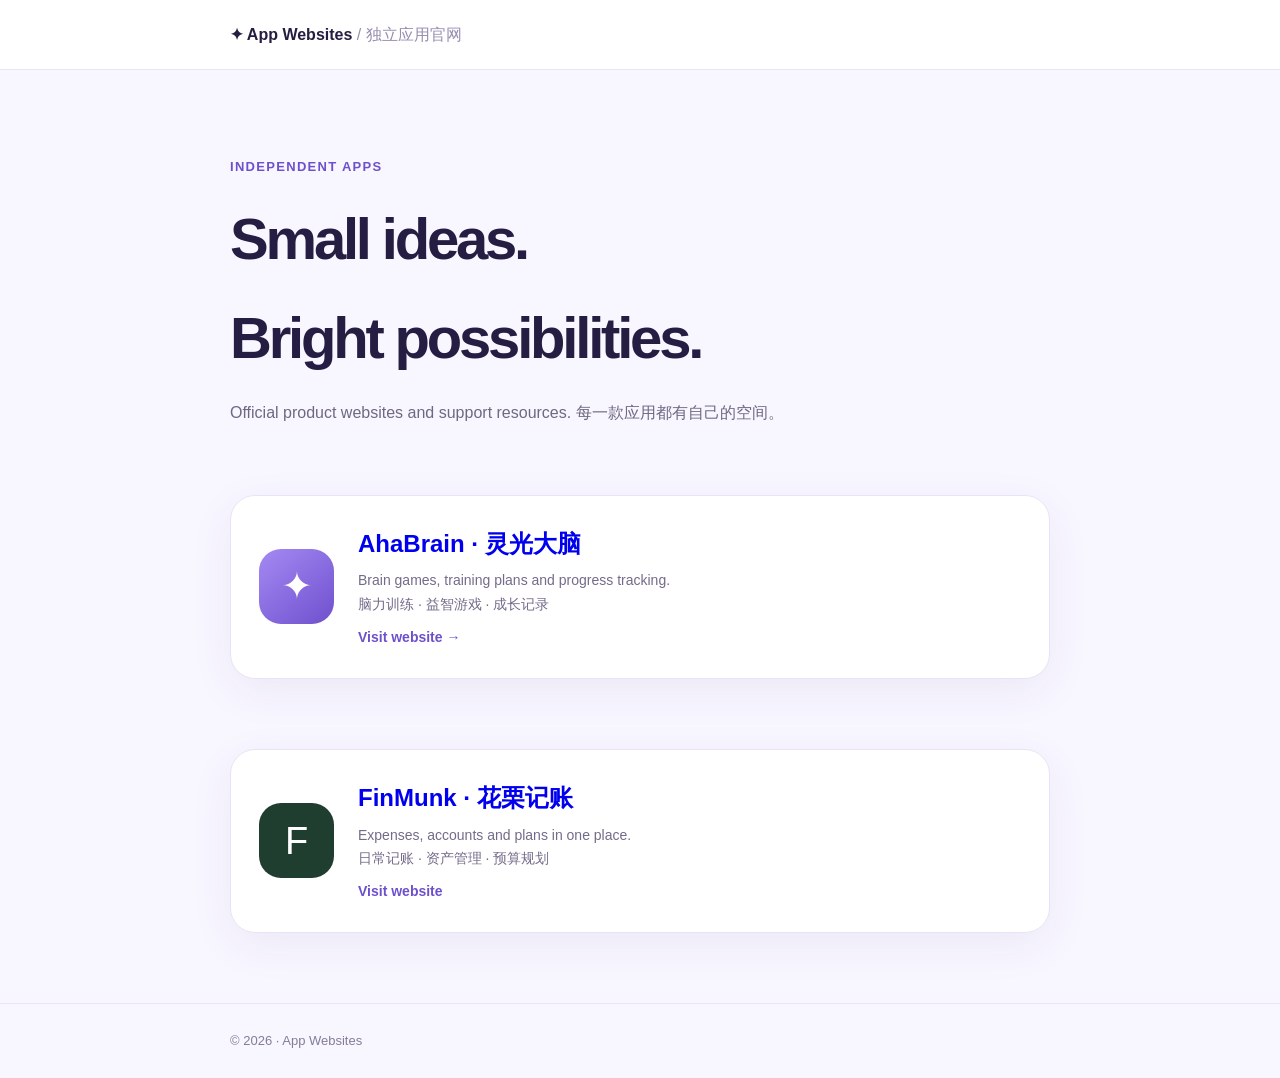
<file: index.html>
<!doctype html>
<html lang="en"><head><meta charset="utf-8"><meta name="viewport" content="width=device-width, initial-scale=1"><meta name="theme-color" content="#7054d6"><meta name="description" content="Official websites and support resources for independent apps."><title>App Websites · 灵光大脑 AhaBrain</title>
<style>*{box-sizing:border-box}body{margin:0;background:#f8f6ff;color:#251d42;font:16px/1.7 -apple-system,BlinkMacSystemFont,"Segoe UI","PingFang SC",sans-serif}.container{width:min(820px,calc(100% - 38px));margin:0 auto}header{background:#fff;border-bottom:1px solid #e9e4f5;padding:21px 0;font-weight:750}.hero{padding:86px 0 38px}.eyebrow{color:#6d50cc;font-size:13px;letter-spacing:.1em;font-weight:800}.hero h1{font-size:clamp(38px,7vw,58px);letter-spacing:-.055em;margin:12px 0}.hero p{color:#6f6882;max-width:620px;margin:0}.card{display:flex;align-items:center;gap:24px;border:1px solid #e9e4f5;border-radius:25px;background:#fff;padding:28px;margin:30px 0 70px;box-shadow:0 12px 45px #47318010;text-decoration:none;transition:transform .2s}.card:hover{transform:translateY(-3px)}.icon{display:grid;place-items:center;min-width:75px;height:75px;border-radius:22px;background:linear-gradient(140deg,#a48af3,#6f50ce);color:#fff;font-size:38px}.card h2{margin:0;font-size:24px}.card p{margin:5px 0 0;color:#746b8a;font-size:14px}.card strong{display:block;margin-top:9px;color:#6e50cb;font-size:14px}footer{border-top:1px solid #e9e4f5;padding:26px 0;color:#857d98;font-size:13px}@media(max-width:540px){.hero{padding:55px 0 25px}.card{padding:22px;gap:16px}.icon{min-width:62px;height:62px;font-size:29px}.card h2{font-size:20px}}</style></head>
<body><header><div class="container">✦ App Websites <span style="color:#9a8daf;font-weight:500">/ 独立应用官网</span></div></header>
<main class="container"><div class="hero"><div class="eyebrow">INDEPENDENT APPS</div><h1>Small ideas.<br>Bright possibilities.</h1><p>Official product websites and support resources. 每一款应用都有自己的空间。</p></div>
<a href="./ahabrain/" class="card"><span class="icon" aria-hidden="true">✦</span><span><h2>AhaBrain · 灵光大脑</h2><p>Brain games, training plans and progress tracking.<br>脑力训练 · 益智游戏 · 成长记录</p><strong>Visit website →</strong></span></a><a href="./finmunk/" class="card"><span class="icon" aria-hidden="true" style="background:#203e30">F</span><span><h2>FinMunk · 花栗记账</h2><p>Expenses, accounts and plans in one place.<br>日常记账 · 资产管理 · 预算规划</p><strong>Visit website</strong></span></a></main>
<footer><div class="container">© 2026 · App Websites</div></footer></body></html>
</file>
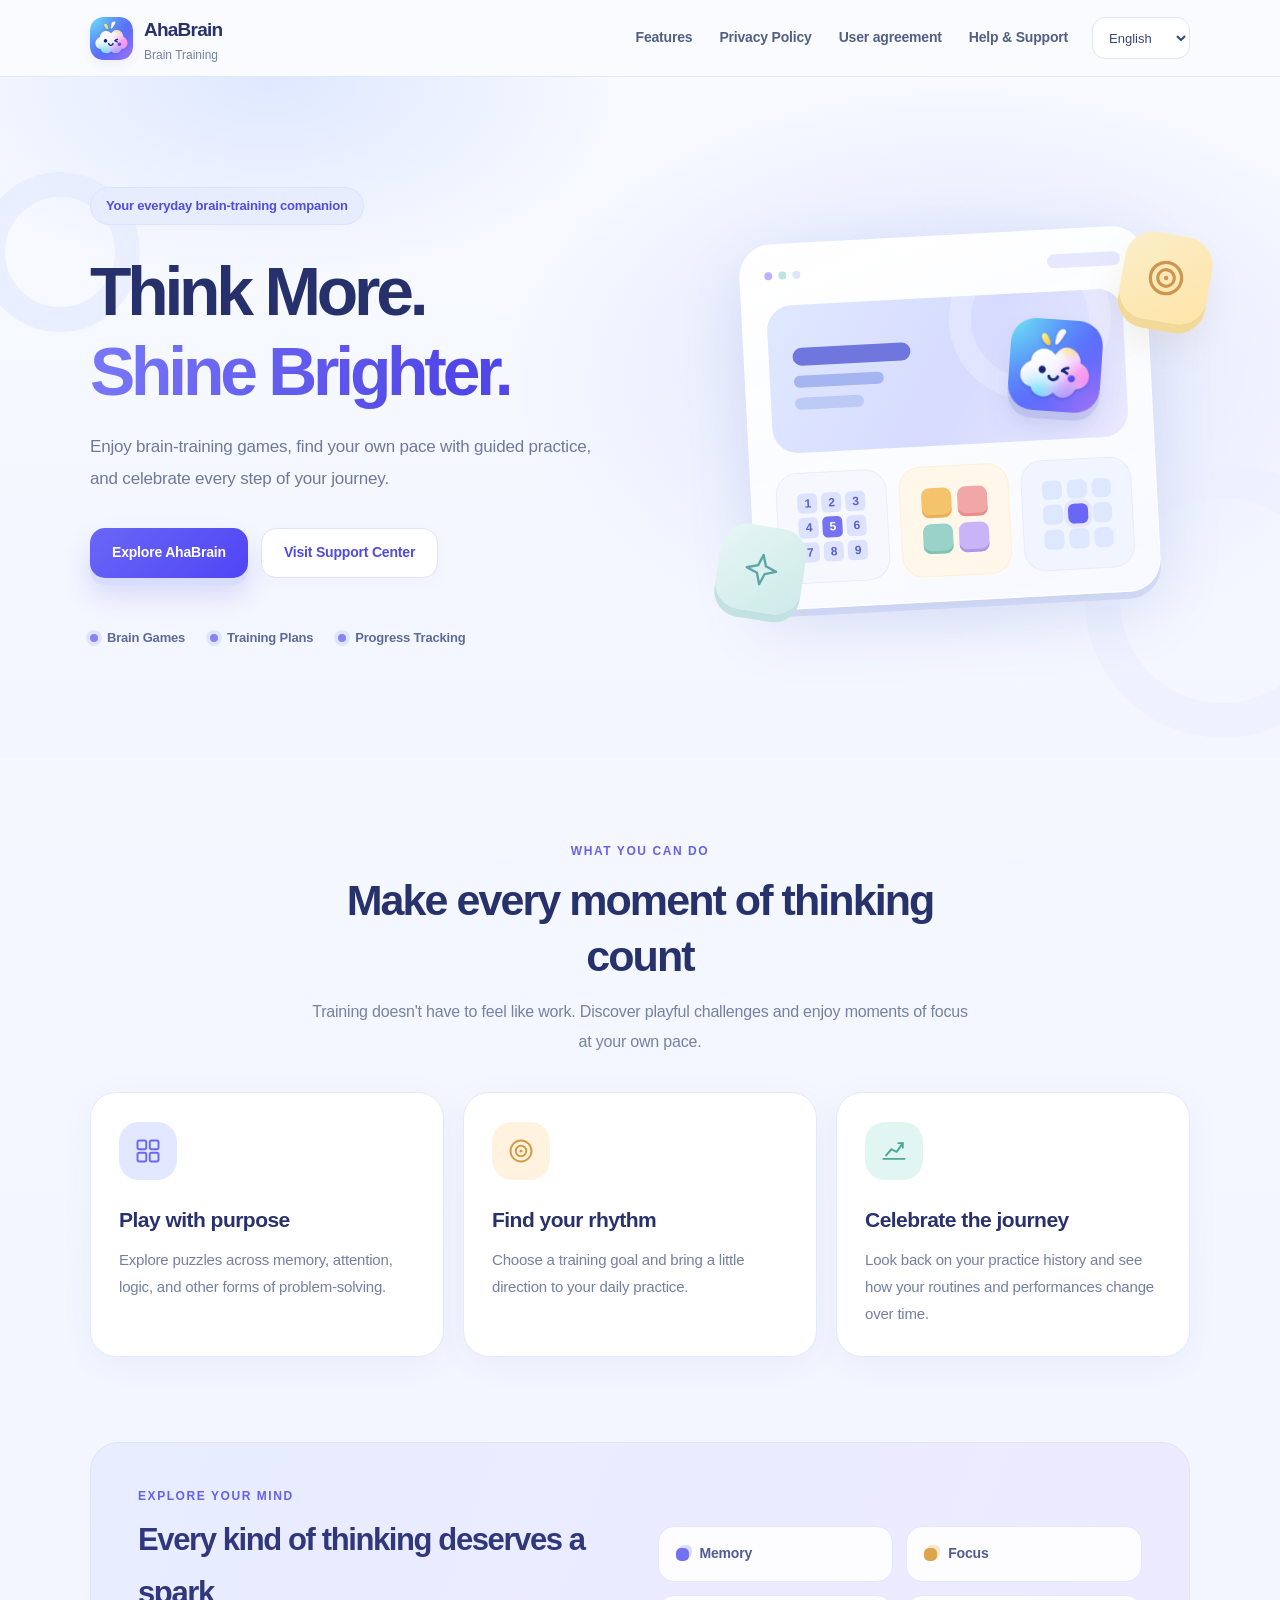
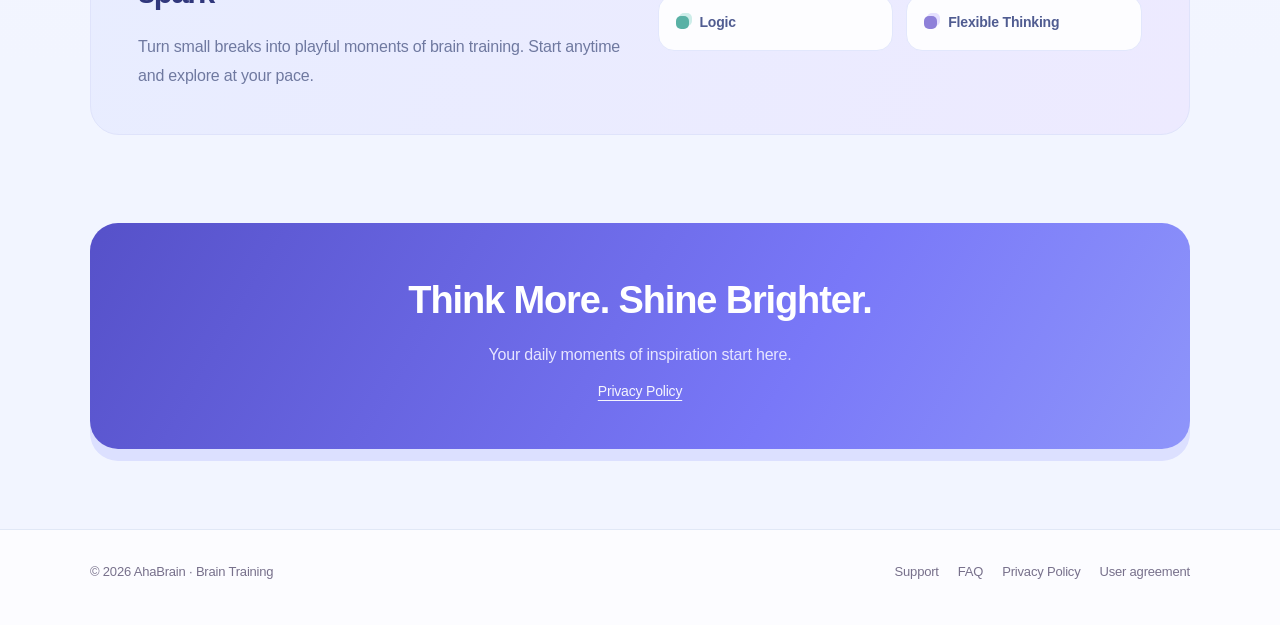
<file: ahabrain/index.html>
<!doctype html>
<html lang="zh-CN">
<head>
  <meta charset="utf-8">
  <meta name="viewport" content="width=device-width, initial-scale=1">
  <meta name="theme-color" content="#6967F5">
  <meta name="description" content="灵光大脑 AhaBrain，以脑力训练为核心，融合益智游戏、个性化训练计划与成长追踪。">
  <title>灵光大脑 AhaBrain — 越思考，越有灵光</title>
  <link rel="stylesheet" href="assets/site.css">
  <link rel="stylesheet" href="assets/site-refined.css">
<link rel="icon" type="image/png" href="assets/ahabrain-app-icon.png">
<link rel="apple-touch-icon" href="assets/ahabrain-app-icon.png">
  <script src="assets/i18n-home.js" defer></script>
  <script src="assets/site.js" defer></script>
</head>
<body>
  <a href="#content" class="skip" data-i18n="skip">跳转到内容</a>
  <header class="site-header">
    <div class="container nav">
      <a class="brand" href="./" data-lang-link aria-label="AhaBrain">
        <span class="brand-mark" aria-hidden="true"><img src="assets/ahabrain-app-icon.png" width="42" height="42" alt=""></span><span class="brand-copy">AhaBrain<small data-i18n="brandSub">灵光大脑</small></span>
      </a>
      <nav class="nav-links" aria-label="Main navigation">
        <a href="#features" data-i18n="navFeatures">特色功能</a>
        <a href="privacy.html" data-lang-link data-i18n="footerPrivacy">隐私政策</a>
        <a href="terms.html" data-lang-link data-i18n="footerTerms">用户协议</a>
        <a href="support.html" data-lang-link data-i18n="navSupport">帮助与支持</a>
      </nav>
      <select id="locale" class="locale" aria-label="Website language">
        <option value="zh-CN">简体中文</option><option value="zh-TW">繁體中文</option><option value="en">English</option><option value="ja">日本語</option><option value="ko">한국어</option>
      </select>
    </div>
  </header>
  <main id="content">
    <section class="hero">
      <div class="container hero-inner">
        <div class="hero-copy">
          <span class="pill" data-i18n="heroBadge">你的日常脑力训练伙伴</span>
          <h1><span data-i18n="hero1">越思考，</span><br><span class="gradient" data-i18n="hero2">越有灵光。</span></h1>
          <p class="hero-desc" data-i18n="heroDesc">用有趣的益智游戏开启脑力训练，按照自己的节奏坚持练习，记录每一次成长。</p>
          <div class="hero-cta">
            <a class="btn btn-primary" href="#features" data-i18n="heroButton">探索灵光大脑</a>
            <a class="btn btn-light" href="support.html" data-lang-link data-i18n="heroHelp">查看帮助中心</a>
          </div>
          <div class="hero-proof">
            <span data-i18n="stat1">益智游戏</span><span data-i18n="stat2">训练计划</span><span data-i18n="stat3">成长记录</span>
          </div>
        </div>
        <!-- Decorative illustration of puzzle types; not an app screenshot. -->
        <div class="hero-visual" aria-hidden="true">
          <div class="hero-glow"></div>
          <div class="showcase">
            <div class="showcase-top">
              <span class="showcase-dots"><i></i><i></i><i></i></span><span class="showcase-tag"></span>
            </div>
            <div class="showcase-feature">
              <div class="showcase-lines"><i></i><i></i><i></i></div>
              <img class="cloud-mark showcase-app-logo" src="assets/ahabrain-app-icon.png" width="100" height="100" alt="">
            </div>
            <div class="showcase-game-row">
              <div class="game-sample"><div class="sample-sudoku"><b>1</b><b>2</b><b>3</b><b>4</b><b>5</b><b>6</b><b>7</b><b>8</b><b>9</b></div></div>
              <div class="game-sample"><div class="sample-memory"><b></b><b></b><b></b><b></b></div></div>
              <div class="game-sample"><div class="sample-focus"><b></b><b></b><b></b><b></b><b></b><b></b><b></b><b></b><b></b></div></div>
            </div>
          </div>
          <div class="float-bubble"><svg viewBox="0 0 50 50" fill="none" stroke-width="3.5" stroke-linecap="round"><circle cx="25" cy="25" r="17"/><circle cx="25" cy="25" r="9"/><circle cx="25" cy="25" r="2.4" fill="#CC9651" stroke="none"/></svg></div>
          <div class="float-sparkle"><svg viewBox="0 0 50 50" fill="none" stroke-width="3" stroke-linecap="round" stroke-linejoin="round"><path d="M25 6 30 20 44 25 30 30 25 44 20 30 6 25 20 20Z"/></svg></div>
        </div>
      </div>
    </section>
    <section class="section container" id="features">
      <div class="section-head">
        <div class="kicker" data-i18n="featuresKicker">WHAT YOU CAN DO</div>
        <h2 data-i18n="featuresTitle">每天一点思考，让灵感持续发生</h2>
        <p data-i18n="featuresDesc">训练不必枯燥。探索多样挑战，找到自己的节奏，享受每一次专注的时刻。</p>
      </div>
      <div class="feature-grid">
        <article class="feature-card">
          <div class="feature-icon" aria-hidden="true"><svg viewBox="0 0 32 32"><rect x="4" y="4" width="10" height="10" rx="2"/><rect x="18" y="4" width="10" height="10" rx="2"/><rect x="4" y="18" width="10" height="10" rx="2"/><rect x="18" y="18" width="10" height="10" rx="2"/></svg></div>
          <h3 data-i18n="f1Title">玩出思考的乐趣</h3><p data-i18n="f1Desc">从记忆、专注到逻辑推理，通过多种益智游戏探索不同类型的思维挑战。</p>
        </article>
        <article class="feature-card">
          <div class="feature-icon" aria-hidden="true"><svg viewBox="0 0 32 32"><circle cx="16" cy="16" r="12"/><circle cx="16" cy="16" r="6"/><circle cx="16" cy="16" r="1.8" fill="currentColor" stroke="none"/></svg></div>
          <h3 data-i18n="f2Title">练习更有方向</h3><p data-i18n="f2Desc">按照自己的目标选择训练计划，让每一天都有清晰、轻松的开始。</p>
        </article>
        <article class="feature-card">
          <div class="feature-icon" aria-hidden="true"><svg viewBox="0 0 32 32"><path d="M4 25h24"/><path d="m7 21 6-7 6 3 7-10"/><path d="m21 7h5v5"/></svg></div>
          <h3 data-i18n="f3Title">看见小小进步</h3><p data-i18n="f3Desc">回顾训练记录，观察练习表现与习惯的变化，为下一次挑战积累动力。</p>
        </article>
      </div>
    </section>
    <section class="skills container">
      <div class="skills-panel">
        <div>
          <div class="kicker" data-i18n="skillsKicker">EXPLORE YOUR MIND</div>
          <h2 data-i18n="skillsTitle">每一种思考，都值得被点亮</h2>
          <p data-i18n="skillsDesc">把碎片时间变成有趣的训练时刻。随时开始，按照自己的节奏探索。</p>
        </div>
        <div class="skills-grid">
          <div class="skill"><span class="skill-dot" aria-hidden="true"></span><span data-i18n="skill1">记忆力</span></div>
          <div class="skill"><span class="skill-dot" aria-hidden="true"></span><span data-i18n="skill2">专注力</span></div>
          <div class="skill"><span class="skill-dot" aria-hidden="true"></span><span data-i18n="skill3">逻辑思维</span></div>
          <div class="skill"><span class="skill-dot" aria-hidden="true"></span><span data-i18n="skill4">灵活思考</span></div>
        </div>
      </div>
    </section>
    <section class="container">
      <div class="banner">
        <h2 data-i18n="bannerTitle">越思考，越有灵光。</h2>
        <p data-i18n="bannerDesc">Think More. Shine Brighter.</p>
        <a href="privacy.html" data-lang-link data-i18n="footerPrivacy">隐私政策</a>
      </div>
    </section>
  </main>
  <footer class="footer">
    <div class="container footer-inner">
      <span>© 2026 AhaBrain · <span data-i18n="brandSub">灵光大脑</span></span>
      <div class="footer-links">
        <a href="support.html" data-lang-link data-i18n="footerSupport">技术支持</a>
        <a href="support.html#faq" data-lang-link data-i18n="footerFAQ">常见问题</a>
        <a href="privacy.html" data-lang-link data-i18n="footerPrivacy">隐私政策</a>
        <a href="terms.html" data-lang-link data-i18n="footerTerms">用户协议</a>
      </div>
    </div>
  </footer>
</body>
</html>
</file>
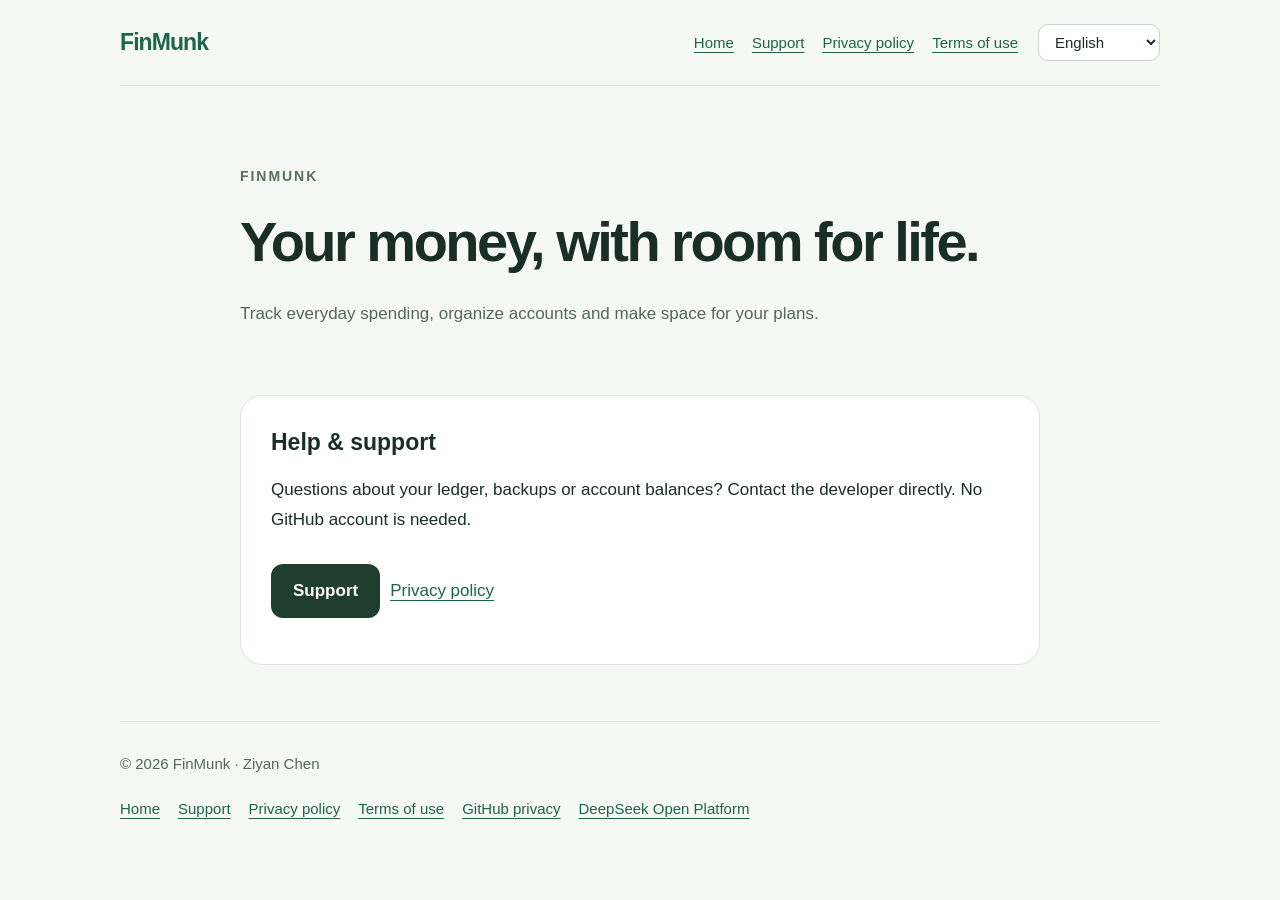
<file: finmunk/index.html>
<!doctype html><html lang="en"><head><meta charset="utf-8"><meta name="viewport" content="width=device-width,initial-scale=1"><meta name="theme-color" content="#203e30"><meta name="description" content="FinMunk official website, support and privacy information."><title>FinMunk · Your money, with room for life.</title><link rel="stylesheet" href="site.css"><script src="site.js" defer></script></head><body data-page="index.html"><a class="skip" href="#content">Skip to content</a><header class="wrap nav"><a class="brand" href="index.html">FinMunk</a><nav aria-label="Main navigation"><a href="index.html" data-nav="0">Home</a><a href="support.html" data-nav="1">Support</a><a href="privacy.html" data-nav="2">Privacy policy</a><a href="terms.html" data-nav="3">Terms of use</a></nav><select id="locale" class="locale" aria-label="Language / 语言"><option value="en">English</option><option value="zh-Hans">简体中文</option><option value="zh-Hant">繁體中文</option><option value="ja">日本語</option><option value="ko">한국어</option><option value="fr">Français</option></select></header><main id="content" class="wrap content"><header class="hero"><p class="eyebrow">FinMunk</p><h1>Your money, with room for life.</h1><p class="muted">Track everyday spending, organize accounts and make space for your plans.</p></header><section class="panel"><h2>Help &amp; support</h2><p>Questions about your ledger, backups or account balances? Contact the developer directly. No GitHub account is needed.</p><a class="action" href="support.html?lang=en">Support</a><a href="privacy.html?lang=en">Privacy policy</a></section></main><footer class="wrap footer"><p>© 2026 FinMunk · Ziyan Chen</p><div class="footer-links"><a href="index.html" data-nav="0">Home</a><a href="support.html" data-nav="1">Support</a><a href="privacy.html" data-nav="2">Privacy policy</a><a href="terms.html" data-nav="3">Terms of use</a><a href="https://docs.github.com/en/site-policy/privacy-policies/github-general-privacy-statement">GitHub privacy</a><a href="https://platform.deepseek.com/">DeepSeek Open Platform</a></div></footer></body></html>
</file>
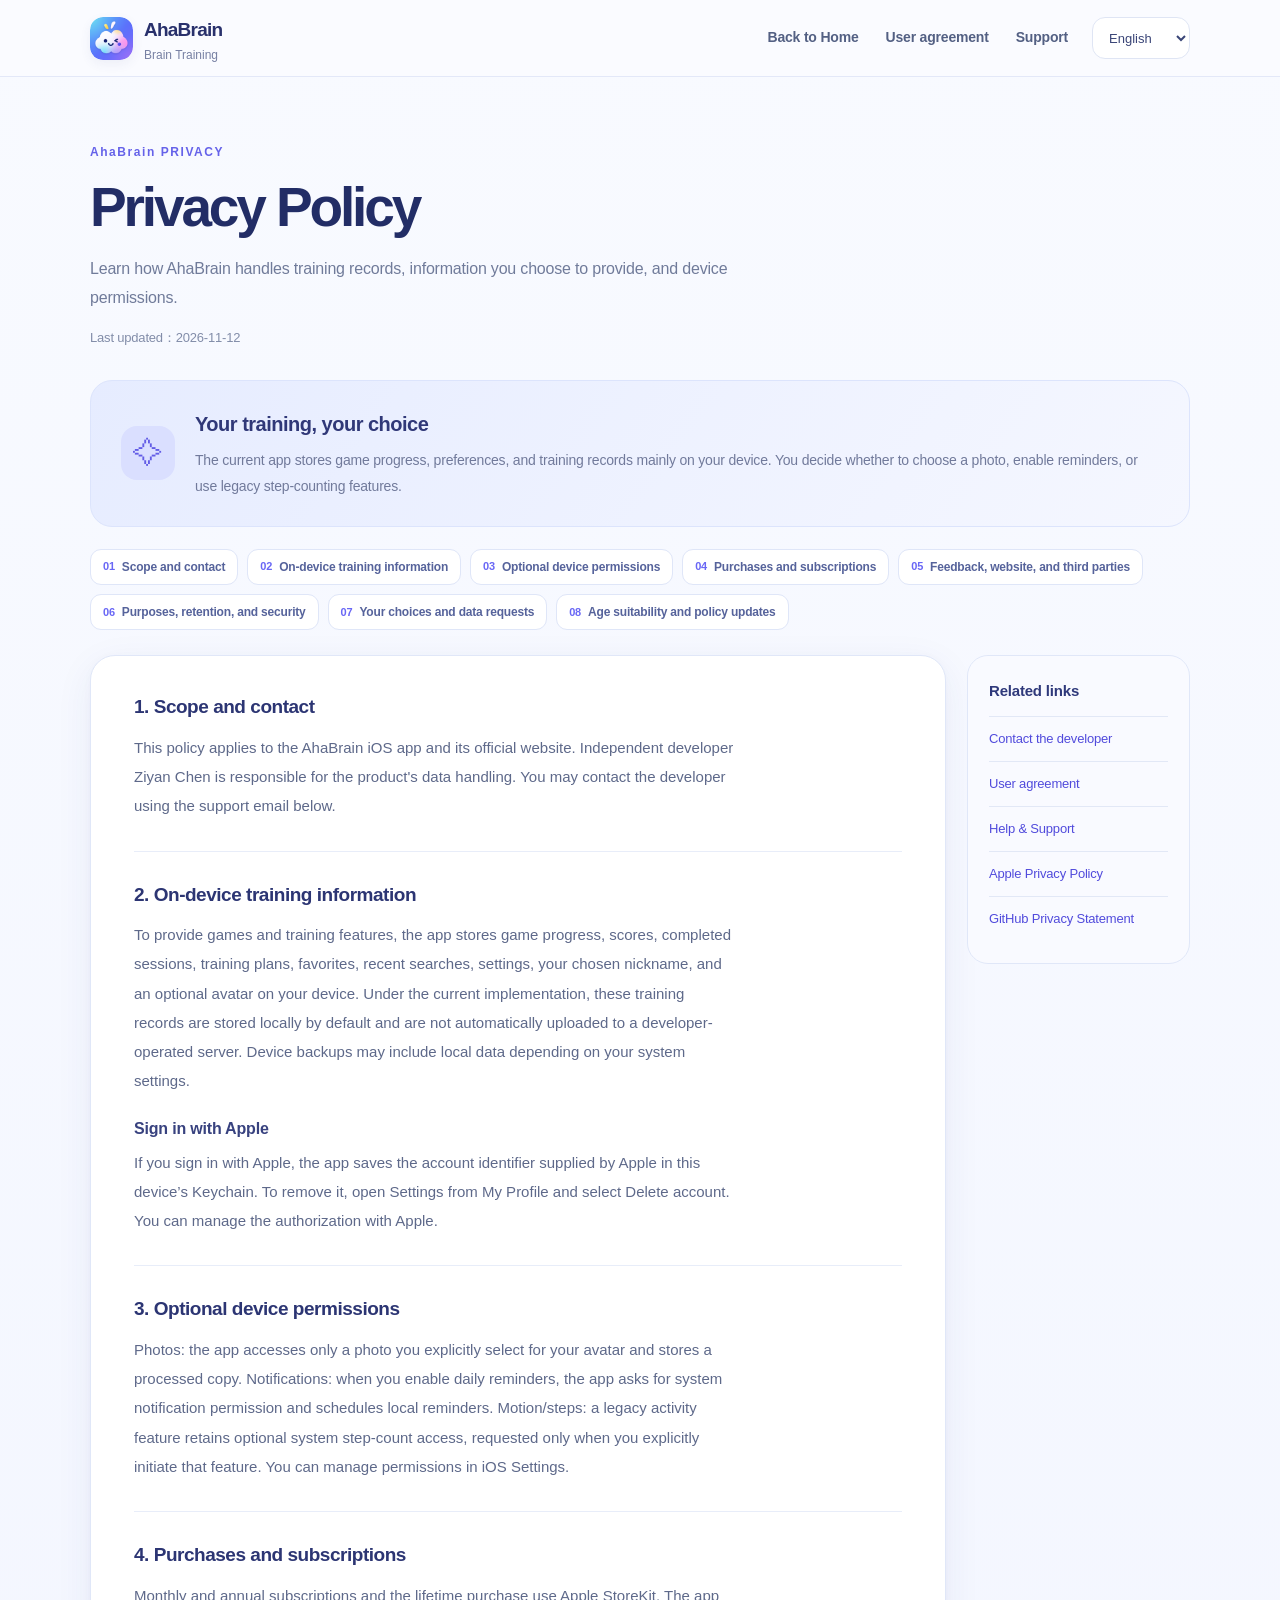
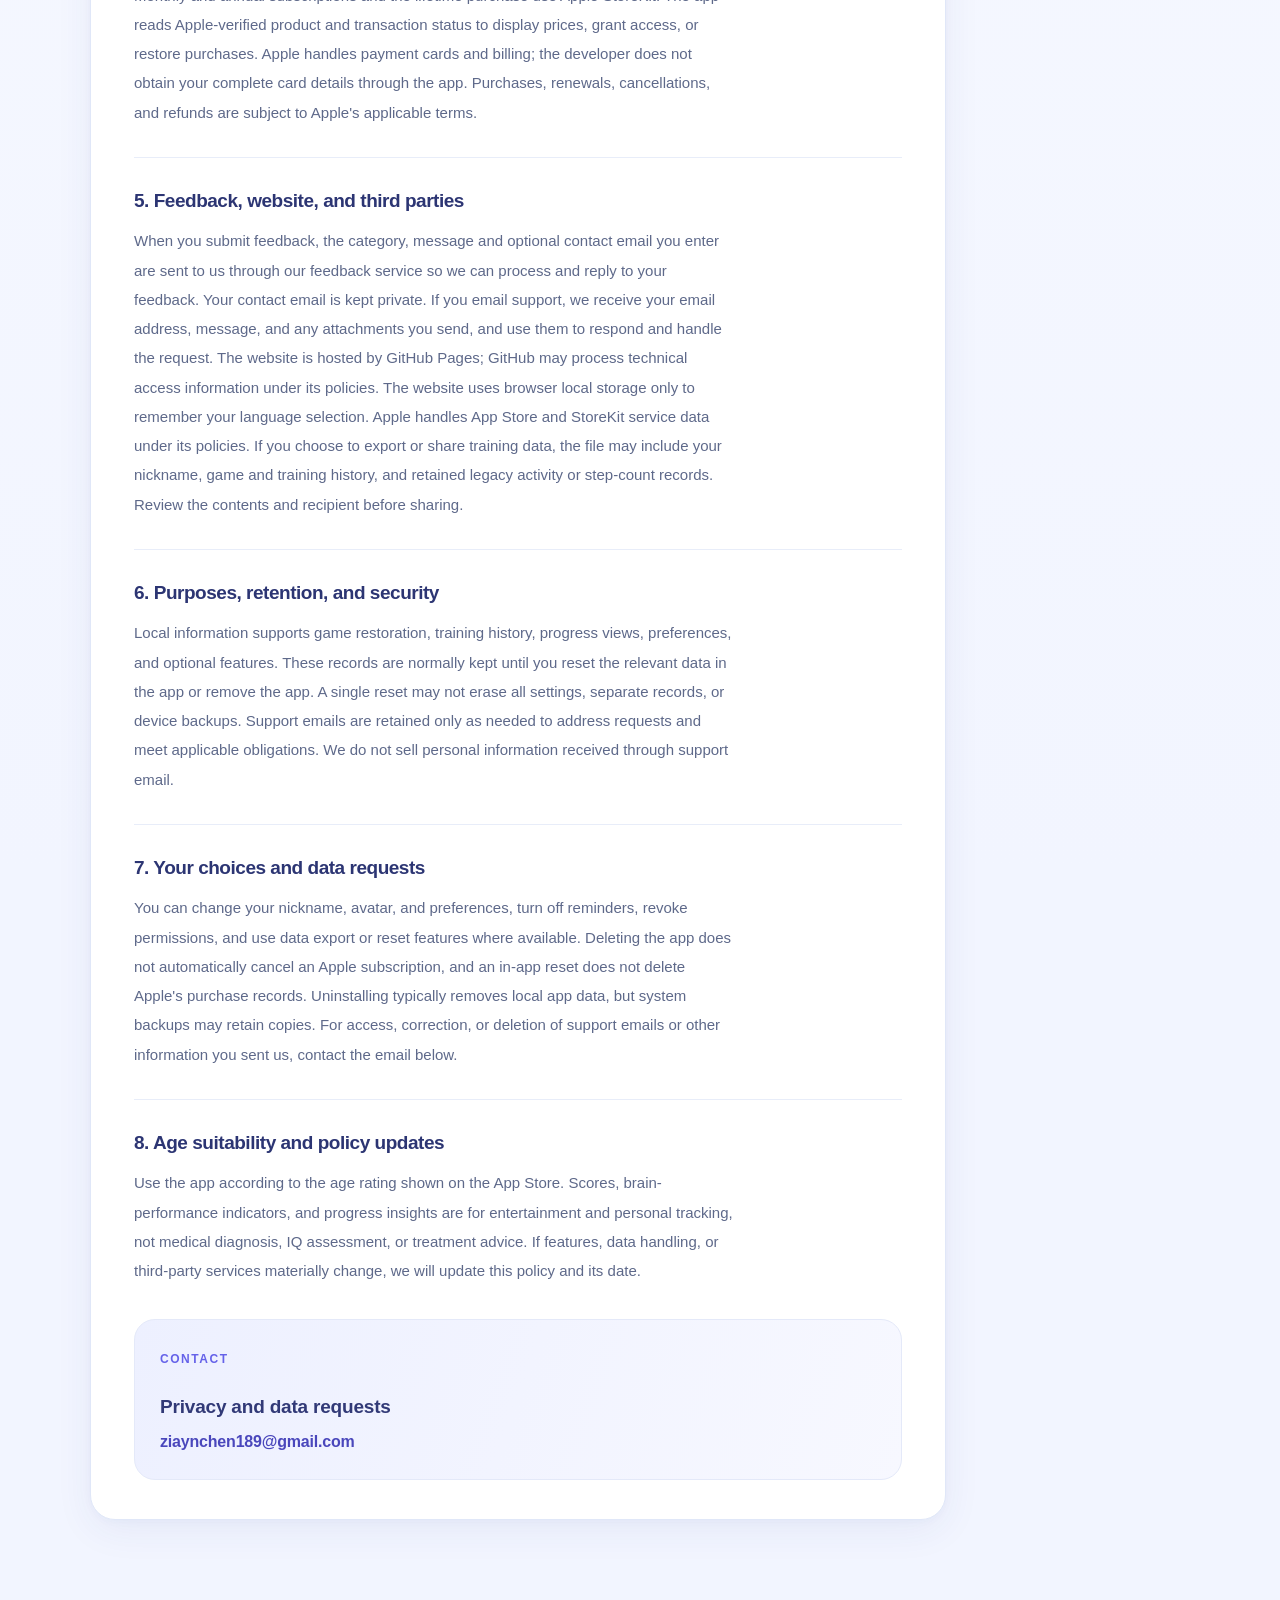
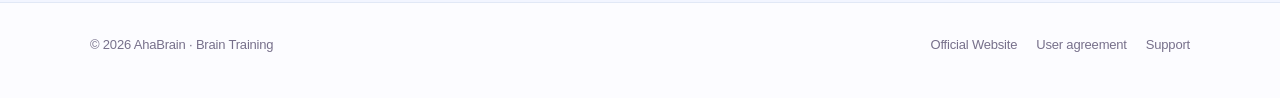
<file: ahabrain/privacy.html>
<!doctype html>
<html lang="zh-CN">
<head>
<meta charset="utf-8"><meta name="viewport" content="width=device-width,initial-scale=1">
<meta name="theme-color" content="#6967F5">
<meta name="description" content="灵光大脑 AhaBrain 隐私政策：了解本地训练数据、头像、系统权限、购买、数据保留与删除。">
<title>隐私政策 — 灵光大脑 AhaBrain</title>
<link rel="stylesheet" href="assets/site.css">
<link rel="stylesheet" href="assets/site-refined.css">
<link rel="icon" type="image/png" href="assets/ahabrain-app-icon.png">
<link rel="apple-touch-icon" href="assets/ahabrain-app-icon.png">
<script src="assets/i18n-privacy.js" defer></script><script src="assets/site.js" defer></script>
</head>
<body>
<a href="#content" class="skip" data-i18n="skip">跳转到内容</a>
<header class="site-header"><div class="container nav">
<a class="brand" href="./" data-lang-link><span class="brand-mark" aria-hidden="true"><img src="assets/ahabrain-app-icon.png" width="42" height="42" alt=""></span><span class="brand-copy">AhaBrain<small data-i18n="brandSub">灵光大脑</small></span></a>
<nav class="nav-links" aria-label="Main navigation"><a href="./" data-lang-link data-i18n="navHome">返回首页</a><a href="terms.html" data-lang-link data-i18n="quickTerms">用户协议</a><a href="support.html" data-lang-link data-i18n="navSupport">技术支持</a></nav>
<select id="locale" class="locale" aria-label="Website language"><option value="zh-CN">简体中文</option><option value="zh-TW">繁體中文</option><option value="en">English</option><option value="ja">日本語</option><option value="ko">한국어</option></select>
</div></header>
<main id="content" class="container legal-main">
<header class="page-head">
<div class="kicker" data-i18n="eyebrow">AhaBrain PRIVACY</div>
<h1 data-i18n="title">隐私政策</h1>
<p data-i18n="intro">了解灵光大脑如何处理训练记录、你选择提供的信息以及系统权限。</p>
<p class="legal-date"><span data-i18n="updatedLabel">最近更新</span>：<time datetime="2026-11-12">2026-11-12</time></p>
</header>
<div class="privacy-summary"><span class="privacy-symbol" aria-hidden="true">✧</span><div>
<h2 data-i18n="summaryTitle">训练在你掌控之中</h2>
<p data-i18n="summaryBody">当前 App 的游戏进度、个人偏好和训练记录主要保存在设备本地。相册照片、提醒和旧版活动计步均由你主动选择是否使用。</p>
</div></div>
<nav class="document-toc" data-doc-toc aria-label="Privacy policy sections"></nav>
<div class="legal-grid">
<article class="panel legal-article">
<section id="scope"><h2 data-i18n="s1Title">1. 适用范围与联系方式</h2><p data-i18n="s1Body">本政策适用于灵光大脑（AhaBrain）iOS App 及其官方网站。独立开发者 Ziyan Chen 负责本产品的数据处理。如有疑问，可通过本页提供的支持邮箱联系我们。</p></section>
<section id="local"><h2 data-i18n="s2Title">2. 本地训练数据</h2><p data-i18n="s2Body">App 为提供游戏、训练及成长记录，会在设备上保存游戏进度、分数、历史结果、训练计划、收藏、最近搜索、设置、昵称以及你主动添加的头像。按照当前应用实现，相关训练记录默认保存在本地，不会自动上传至开发者自建服务器。设备系统备份可能按你的系统设置包含本地数据。</p><h3 data-i18n="appleSignInTitle">Apple 登录</h3><p data-i18n="appleSignInBody">选择 Apple 登录时，应用会在本机钥匙串保存 Apple 提供的账号标识。你可以在「我的」的「设置」中选择「注销账号」来删除该标识，并前往 Apple 管理授权。</p></section>
<section id="permissions"><h2 data-i18n="s3Title">3. 可选设备权限</h2><p data-i18n="s3Body">头像：只有你主动选择照片时，App 才会读取你选择的图片并保存处理后的头像。通知：只有你开启每日提醒时，App 才请求通知权限，以安排本地提醒。运动与计步：旧版活动功能保留可选的系统计步读取能力，仅在用户主动触发相关功能时请求数据。你可以在 iOS 系统设置中管理这些权限。</p></section>
<section id="purchases"><h2 data-i18n="s4Title">4. 购买与订阅</h2><p data-i18n="s4Body">月度、年度及永久会员购买使用 Apple StoreKit。App 会读取 Apple 验证的商品与交易状态，以显示价格、开通权益或恢复购买。支付卡片及账单结算由 Apple 处理，开发者不会通过本 App 获取你的完整银行卡信息。购买、续订、取消和退款受 Apple 的相应条款约束。</p></section>
<section id="sharing"><h2 data-i18n="s5Title">5. 反馈、网站及第三方</h2><p data-i18n="s5Body">提交反馈时，你填写的类型、内容和选填联系邮箱会通过反馈服务发送给我们，用于处理和回复。联系邮箱不会公开。若你主动发邮件求助，我们会接收邮件地址、邮件内容及你提供的附件，用于回复和处理请求。官网使用 GitHub Pages 托管，访问网站时 GitHub 可能处理必要的网络技术信息；本网站只使用浏览器本地存储来记住语言选择。Apple 依其政策处理 App Store 与 StoreKit 服务所需的数据。 当你主动导出或分享训练数据时，导出文件可能包含昵称、游戏与训练历史，以及保留的旧版活动步数记录；请在分享前确认内容和接收方。</p></section>
<section id="use"><h2 data-i18n="s6Title">6. 用途、保存及安全</h2><p data-i18n="s6Body">本地数据用于恢复游戏、显示训练历史和成长趋势、保存设置及实现你开启的功能。上述训练数据通常保留至你在 App 中重置相应记录或移除 App；某些设置、其他独立记录及设备备份可能不会被单次重置清除。反馈邮件仅在处理请求及履行适用义务所需的期限内保留。我们不会出售通过支持邮箱收到的个人信息。</p></section>
<section id="rights"><h2 data-i18n="s7Title">7. 你的选择和数据请求</h2><p data-i18n="s7Body">你可以编辑昵称、头像和偏好，关闭通知，撤销系统权限，并使用 App 中提供的记录导出或重置功能。请注意，删除 App 不会自动取消 Apple 订阅；App 内重置也不会删除 Apple 保存的购买记录。卸载 App 通常会移除本地数据，但系统备份可能仍有副本。如需访问、更正或删除你主动发送给我们的支持邮件等数据，请通过下方邮箱联系。</p></section>
<section id="updates"><h2 data-i18n="s8Title">8. 适用年龄与政策更新</h2><p data-i18n="s8Body">请按照 App Store 列出的适用年龄使用本产品。游戏成绩、脑力表现及成长分析仅供娱乐和自我记录，不属于医学诊断、智商测试或治疗建议。如果 App 的功能、数据处理或第三方服务发生实质变化，我们会更新本政策并标明日期。</p></section>
<div class="legal-contact" id="contact"><span class="kicker" data-i18n="contactLabel">CONTACT</span><h3 data-i18n="contactTitle">隐私及数据请求</h3><a href="mailto:ziaynchen189@gmail.com?subject=AhaBrain%20Privacy" class="support-email">ziaynchen189@gmail.com</a></div>
</article>
<aside class="legal-side"><div class="panel">
<h2 data-i18n="quickTitle">相关链接</h2>
<a href="#contact" class="legal-side-link" data-i18n="quickContact">联系开发者</a>
<a href="terms.html" data-lang-link class="legal-side-link" data-i18n="quickTerms">用户协议</a>
<a href="support.html" data-lang-link class="legal-side-link" data-i18n="quickSupport">技术支持</a>
<a href="https://www.apple.com/legal/privacy/" target="_blank" rel="noopener noreferrer" class="legal-side-link" data-i18n="quickApple">Apple 隐私政策</a>
<a href="https://docs.github.com/en/site-policy/privacy-policies/github-general-privacy-statement" target="_blank" rel="noopener noreferrer" class="legal-side-link" data-i18n="quickGithub">GitHub 隐私声明</a>
</div></aside></div>
</main>
<footer class="footer"><div class="container footer-inner"><span>© 2026 AhaBrain · <span data-i18n="brandSub">灵光大脑</span></span><div class="footer-links"><a href="./" data-lang-link data-i18n="footerHome">返回官网</a><a href="terms.html" data-lang-link data-i18n="quickTerms">用户协议</a><a href="support.html" data-lang-link data-i18n="navSupport">技术支持</a></div></div></footer>
</body></html>
</file>
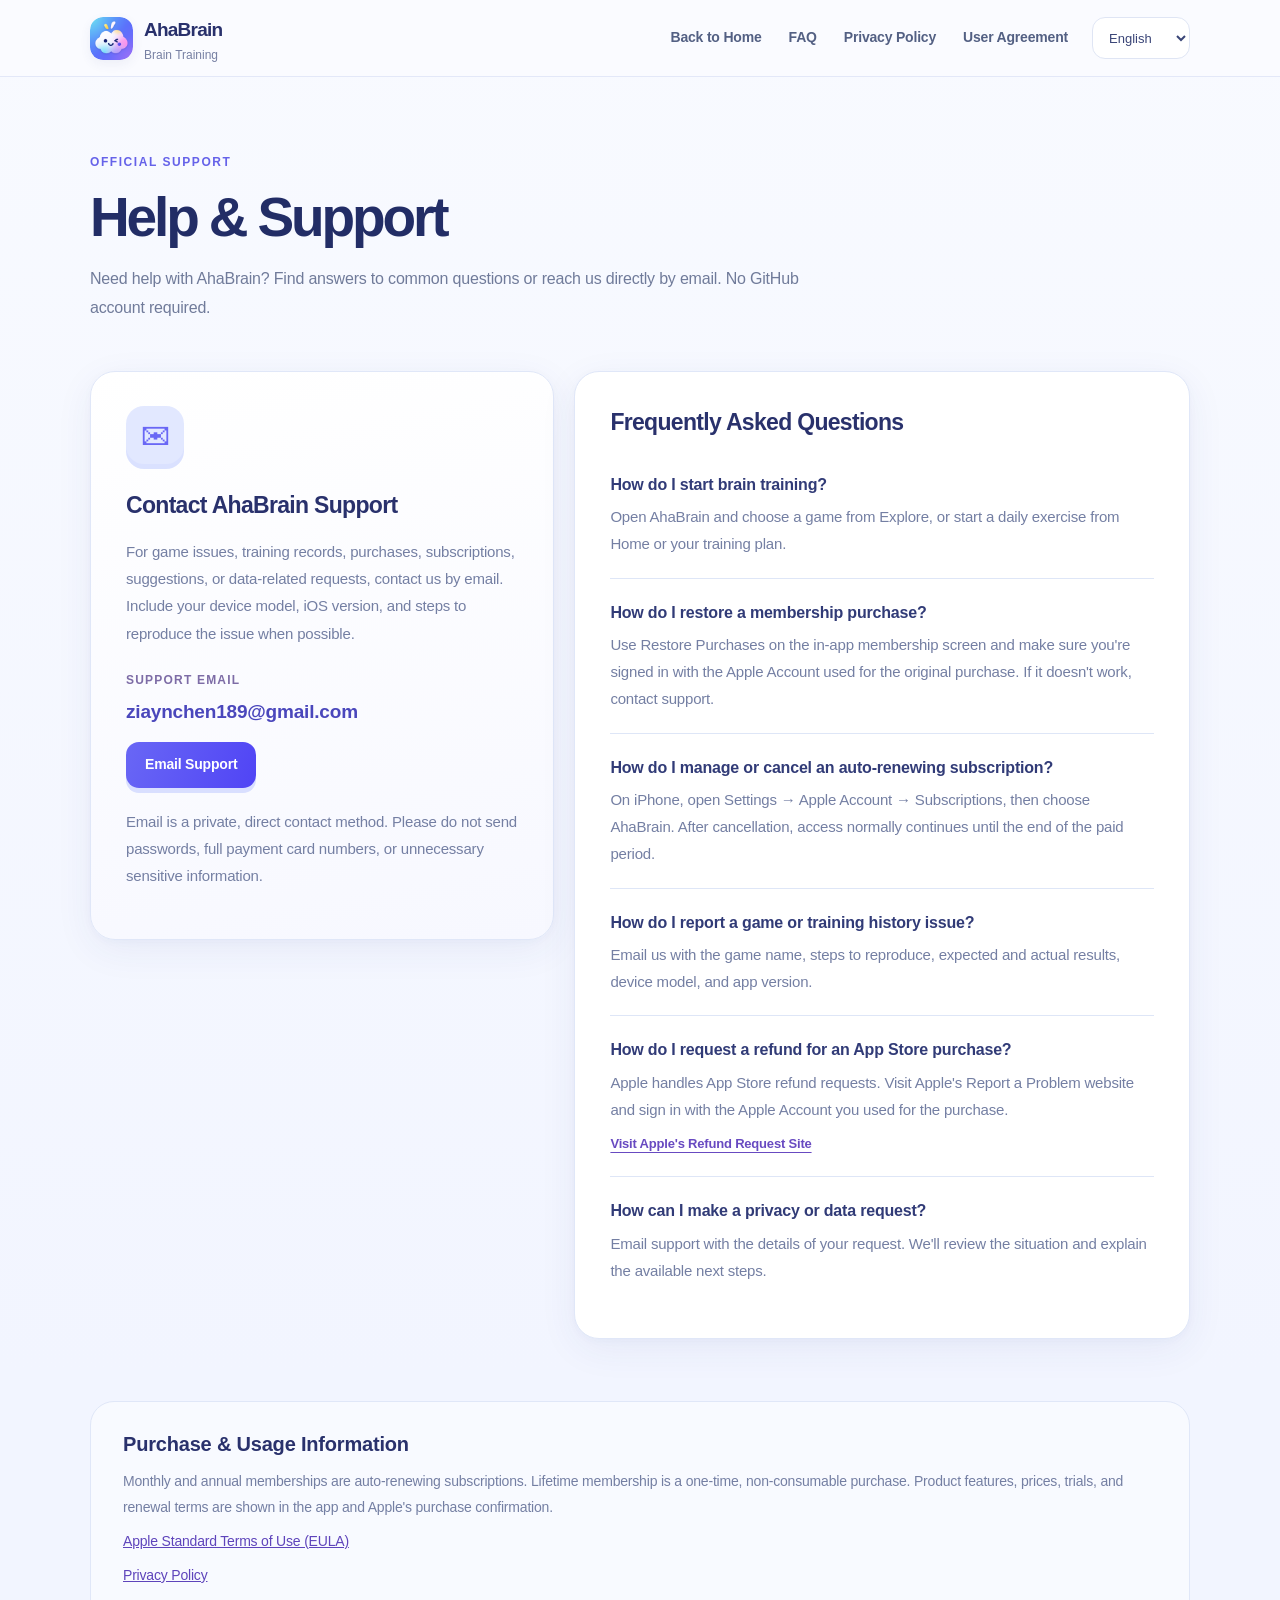
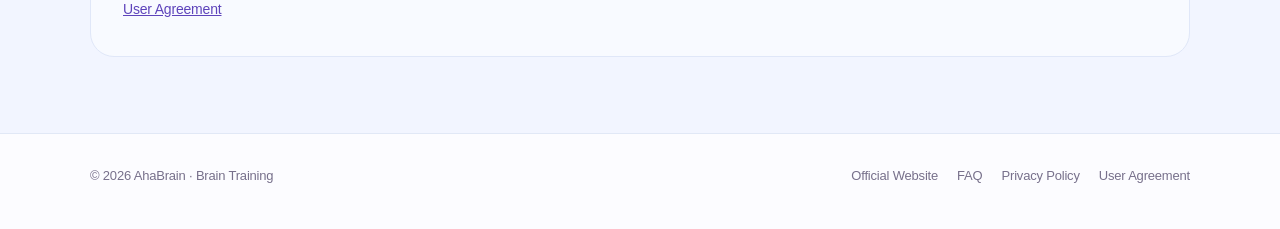
<file: ahabrain/support.html>
<!doctype html>
<html lang="zh-CN">
<head>
<meta charset="utf-8"><meta name="viewport" content="width=device-width,initial-scale=1">
<meta name="theme-color" content="#6967F5">
<meta name="description" content="灵光大脑 AhaBrain 官方技术支持。通过邮件联系开发者，查看会员订阅、购买恢复和常见问题。">
<title>帮助与支持 — 灵光大脑 AhaBrain</title>
<link rel="stylesheet" href="assets/site.css">
<link rel="stylesheet" href="assets/site-refined.css">
<link rel="icon" type="image/png" href="assets/ahabrain-app-icon.png">
<link rel="apple-touch-icon" href="assets/ahabrain-app-icon.png">
<script src="assets/i18n-support.js" defer></script><script src="assets/site.js" defer></script>
</head>
<body>
<a href="#content" class="skip" data-i18n="skip">跳转到内容</a>
<header class="site-header"><div class="container nav">
<a class="brand" href="./" data-lang-link><span class="brand-mark" aria-hidden="true"><img src="assets/ahabrain-app-icon.png" width="42" height="42" alt=""></span><span class="brand-copy">AhaBrain<small data-i18n="brandSub">灵光大脑</small></span></a>
<nav class="nav-links" aria-label="Main navigation"><a href="./" data-lang-link data-i18n="navHome">返回首页</a><a href="#faq" data-i18n="navFAQ">常见问题</a><a href="privacy.html" data-lang-link data-i18n="privacyLink">隐私政策</a><a href="terms.html" data-lang-link data-i18n="agreementLink">用户协议</a></nav>
<select id="locale" class="locale" aria-label="Website language"><option value="zh-CN">简体中文</option><option value="zh-TW">繁體中文</option><option value="en">English</option><option value="ja">日本語</option><option value="ko">한국어</option></select>
</div></header>
<main id="content" class="container">
<header class="page-head"><div class="kicker" data-i18n="eyebrow">OFFICIAL SUPPORT</div><h1 data-i18n="title">帮助与支持</h1><p data-i18n="intro">在使用灵光大脑时遇到问题？这里有常见问题解答，也可以直接联系支持团队。无需注册 GitHub 账号。</p></header>
<div class="support-grid appstore-support-grid">
<section class="panel">
<div class="support-icon" aria-hidden="true">✉</div>
<h2 data-i18n="contactTitle">直接联系 AhaBrain 支持团队</h2>
<p data-i18n="contactDesc">适用于游戏异常、训练记录、购买与订阅问题、意见反馈及数据相关请求。请尽量提供设备型号、iOS 版本和发生问题的操作步骤。</p>
<p class="support-label" data-i18n="emailLabel">支持邮箱</p>
<a class="support-email" href="mailto:ziaynchen189@gmail.com?subject=AhaBrain%20Support">ziaynchen189@gmail.com</a>
<a class="support-action" href="mailto:ziaynchen189@gmail.com?subject=AhaBrain%20Support" data-i18n="contactAction">发送支持邮件</a>
<p class="notice" data-i18n="emailNotice">这是一对一邮件联系渠道。请勿发送密码、完整付款卡号或其他不必要的敏感信息。</p>
</section>
<section class="panel" id="faq">
<h2 data-i18n="faqTitle">常见问题</h2>
<div class="faq-row"><h3 data-i18n="q1">怎样开始脑力训练？</h3><p data-i18n="a1">打开灵光大脑，进入探索页选择喜欢的游戏，也可以从首页或计划入口开始日常练习。</p></div>
<div class="faq-row"><h3 data-i18n="q2">如何恢复已经购买的会员？</h3><p data-i18n="a2">请使用 App 会员页面的「恢复购买」功能，并确认使用的是原购买 Apple 账户。如果无法恢复，请通过支持邮箱联系开发者。</p></div>
<div class="faq-row"><h3 data-i18n="q3">如何管理或取消自动续期订阅？</h3><p data-i18n="a3">在 iPhone「设置」→ Apple 账户 →「订阅」中选择 AhaBrain。取消自动续订后，通常仍可使用至当前已付款周期结束。</p></div>
<div class="faq-row"><h3 data-i18n="q4">如何反馈游戏异常或训练记录问题？</h3><p data-i18n="a4">请通过支持邮箱提供游戏名称、操作步骤、预期与实际结果、设备型号和 App 版本。</p></div>
<div class="faq-row"><h3 data-i18n="q5">如何申请 App Store 购买退款？</h3><p data-i18n="a5">Apple 处理通过 App Store 的退款申请，请前往 Apple 的「报告问题」网站，登录购买时使用的 Apple 账户提交申请。</p><a class="inline-action" href="https://reportaproblem.apple.com/" target="_blank" rel="noopener noreferrer" data-i18n="refundLink">前往 Apple 退款申请</a></div>
<div class="faq-row"><h3 data-i18n="q6">如何提出隐私或数据相关请求？</h3><p data-i18n="a6">请通过支持邮箱说明你的请求。我们会先核实相关情况，并告知适用的处理方式。</p></div>
</section></div>
<section class="support-legal">
<h2 data-i18n="legalTitle">购买与使用信息</h2>
<p data-i18n="legalDesc">月度和年度会员为自动续期订阅，永久会员为一次性非消耗型购买。具体商品内容、价格、试用与续费条件以 App 内实际购买页面以及 Apple 支付确认界面为准。</p>
<p><a href="https://www.apple.com/legal/internet-services/itunes/dev/stdeula/" target="_blank" rel="noopener noreferrer" data-i18n="termsLink">Apple 标准使用条款（EULA）</a></p><p><a href="privacy.html" data-lang-link data-i18n="privacyLink">隐私政策</a></p><p><a href="terms.html" data-lang-link data-i18n="agreementLink">用户协议</a></p>
</section>
</main>
<footer class="footer"><div class="container footer-inner"><span>© 2026 AhaBrain · <span data-i18n="brandSub">灵光大脑</span></span><div class="footer-links"><a href="./" data-lang-link data-i18n="footerHome">返回官网</a><a href="#faq" data-i18n="navFAQ">常见问题</a><a href="privacy.html" data-lang-link data-i18n="privacyLink">隐私政策</a><a href="terms.html" data-lang-link data-i18n="agreementLink">用户协议</a></div></div></footer>
</body></html>
</file>
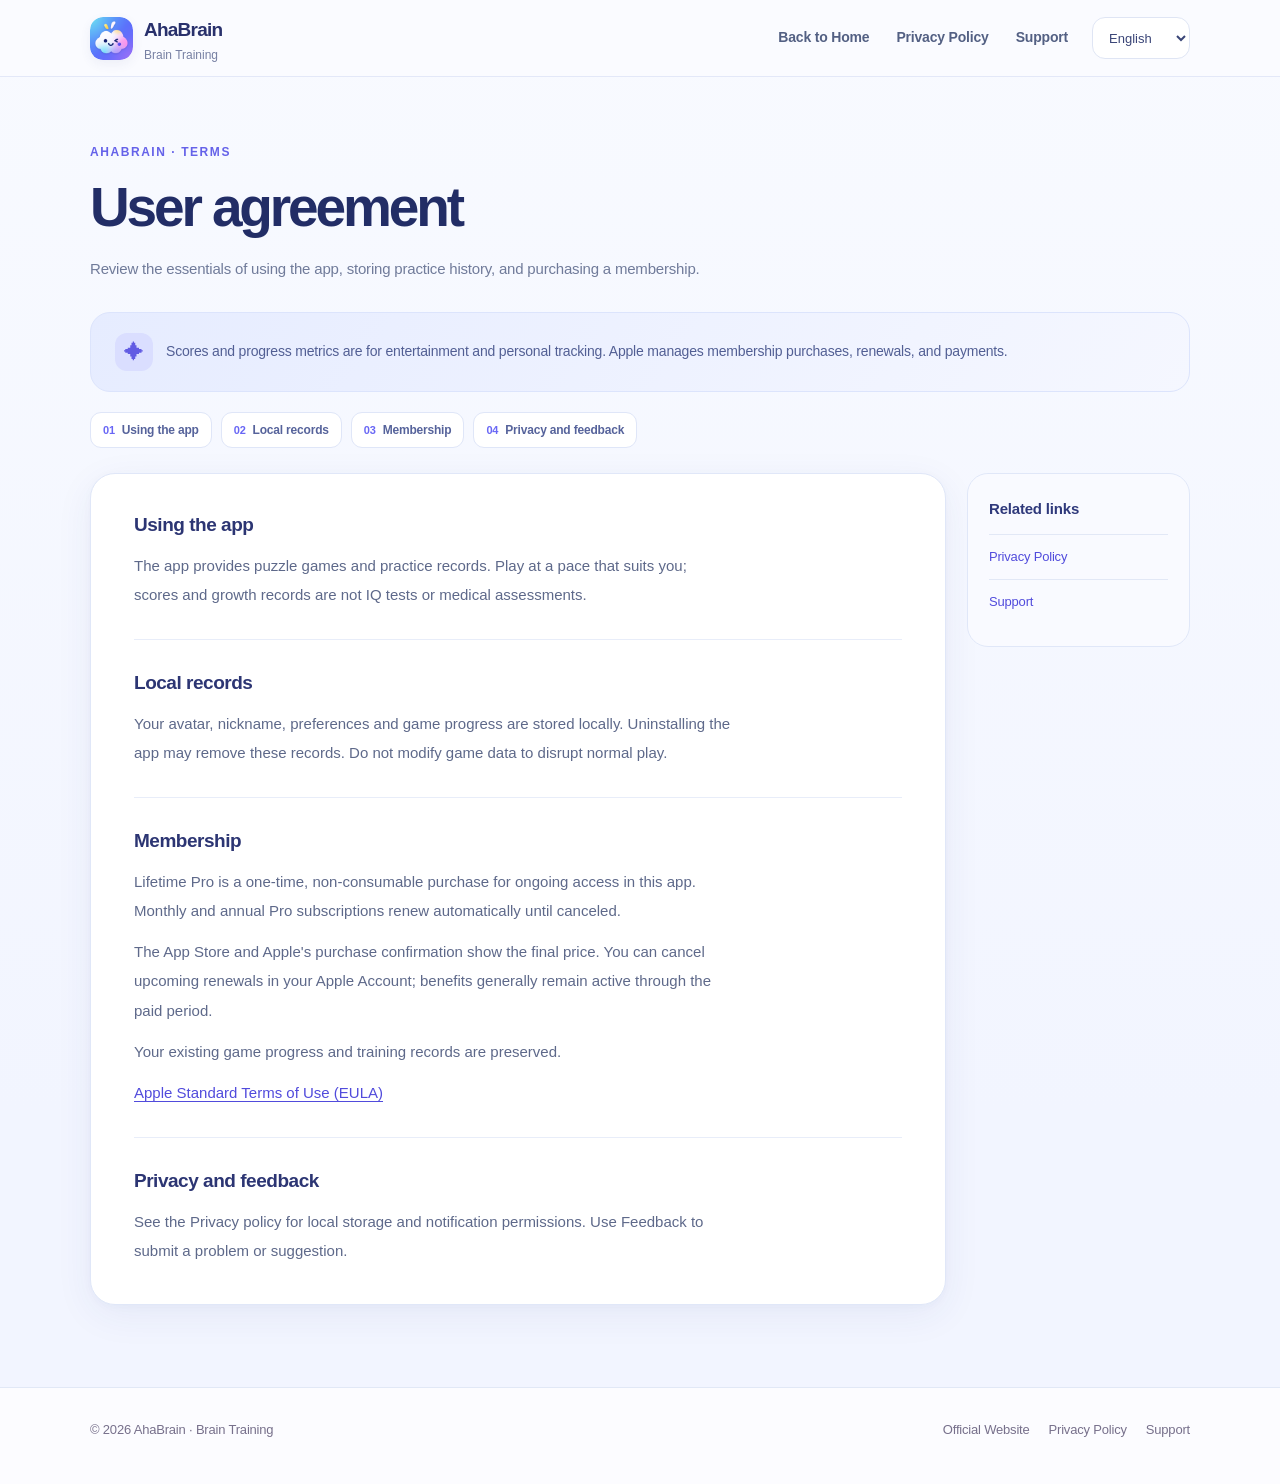
<file: ahabrain/terms.html>
<!doctype html>
<html lang="zh-CN">
<head>
  <meta charset="utf-8">
  <meta name="viewport" content="width=device-width,initial-scale=1">
  <meta name="theme-color" content="#6967F5">
  <title>用户协议 — AhaBrain</title>
  <link rel="stylesheet" href="assets/site.css">
<link rel="stylesheet" href="assets/site-refined.css">
<link rel="icon" type="image/png" href="assets/ahabrain-app-icon.png">
<link rel="apple-touch-icon" href="assets/ahabrain-app-icon.png">
  <script src="assets/i18n-terms.js" defer></script>
  <script src="assets/site.js" defer></script>
</head>
<body>
  <a href="#content" class="skip" data-i18n="skip">跳转到内容</a>
  <header class="site-header">
    <div class="container nav">
      <a class="brand" href="./" data-lang-link>
        <span class="brand-mark" aria-hidden="true"><img src="assets/ahabrain-app-icon.png" width="42" height="42" alt=""></span>
        <span class="brand-copy">AhaBrain<small data-i18n="brandSub">灵光大脑</small></span>
      </a>
      <nav class="nav-links" aria-label="Main navigation">
        <a href="./" data-lang-link data-i18n="navHome">返回首页</a>
        <a href="privacy.html" data-lang-link data-i18n="navPrivacy">隐私政策</a>
        <a href="support.html" data-lang-link data-i18n="navSupport">技术支持</a>
      </nav>
      <select id="locale" class="locale" aria-label="Website language">
        <option value="zh-CN">简体中文</option>
        <option value="zh-TW">繁體中文</option>
        <option value="en">English</option>
        <option value="ja">日本語</option>
        <option value="ko">한국어</option>
      </select>
    </div>
  </header>
  <main id="content" class="container legal-main">
    <header class="page-head">
      <div class="kicker" data-i18n="termsEyebrow">AHABRAIN · TERMS</div>
      <h1 data-i18n="title">用户协议</h1>
      <p class="terms-intro" data-i18n="termsIntro">这里说明应用使用、训练记录及会员购买的基本规则，方便你随时查阅。</p>
    </header>
    <div class="terms-summary" data-i18n="termsSummary">游戏数据和成长指标用于个人娱乐与记录；订阅与付款通过 Apple 管理。</div>
    <nav class="document-toc" data-doc-toc aria-label="Agreement sections"></nav>
    <div class="legal-grid">
      <article class="panel legal-article">
        <section id="using-the-app">
          <h2 data-i18n="usingTitle">应用使用</h2>
          <p data-i18n="usingBody">本应用提供益智游戏与练习记录。请合理安排游玩时间；游戏成绩和成长记录不作为智商测试或医学评估。</p>
        </section>
        <section id="local-records">
          <h2 data-i18n="recordsTitle">本机记录</h2>
          <p data-i18n="recordsBody">头像、昵称、偏好和游戏进度保存在本机。卸载应用可能会移除这些记录。请勿通过修改游戏数据干扰正常游玩。</p>
        </section>
        <section id="membership">
          <h2 data-i18n="membershipTitle">会员服务</h2>
          <p data-i18n="membershipBody">永久会员为一次性非消耗型购买，在此 App 内长期有效。月度和年度会员通过 Apple 自动续订，直到你取消续订。</p>
          <p data-i18n="membershipBilling">具体商品价格以 App Store 展示及 Apple 付款确认界面为准。你可以在 Apple 账户的「订阅」中随时取消下一次自动续费；取消后会员资格通常保留至已支付周期结束。</p>
          <p data-i18n="membershipRecords">已有游戏进度与训练记录会正常保留。</p>
          <p><a href="https://www.apple.com/legal/internet-services/itunes/dev/stdeula/"
                data-i18n="appleTerms">Apple 标准使用条款（EULA）</a></p>
        </section>
        <section id="feedback">
          <h2 data-i18n="feedbackTitle">隐私与反馈</h2>
          <p data-i18n="feedbackBody">数据保存与通知权限说明可在“隐私政策”中查看。遇到问题或有建议时，可在“意见反馈”中提交。</p>
        </section>
      </article>
      <aside class="legal-side">
        <div class="panel">
          <h2 data-i18n="relatedTitle">相关链接</h2>
          <a href="privacy.html" data-lang-link class="legal-side-link" data-i18n="navPrivacy">隐私政策</a>
          <a href="support.html" data-lang-link class="legal-side-link" data-i18n="navSupport">技术支持</a>
        </div>
      </aside>
    </div>
  </main>
  <footer class="footer">
    <div class="container footer-inner">
      <span>© 2026 AhaBrain · <span data-i18n="brandSub">灵光大脑</span></span>
      <div class="footer-links">
        <a href="./" data-lang-link data-i18n="footerHome">返回官网</a>
        <a href="privacy.html" data-lang-link data-i18n="navPrivacy">隐私政策</a>
        <a href="support.html" data-lang-link data-i18n="navSupport">技术支持</a>
      </div>
    </div>
  </footer>
</body>
</html>
</file>
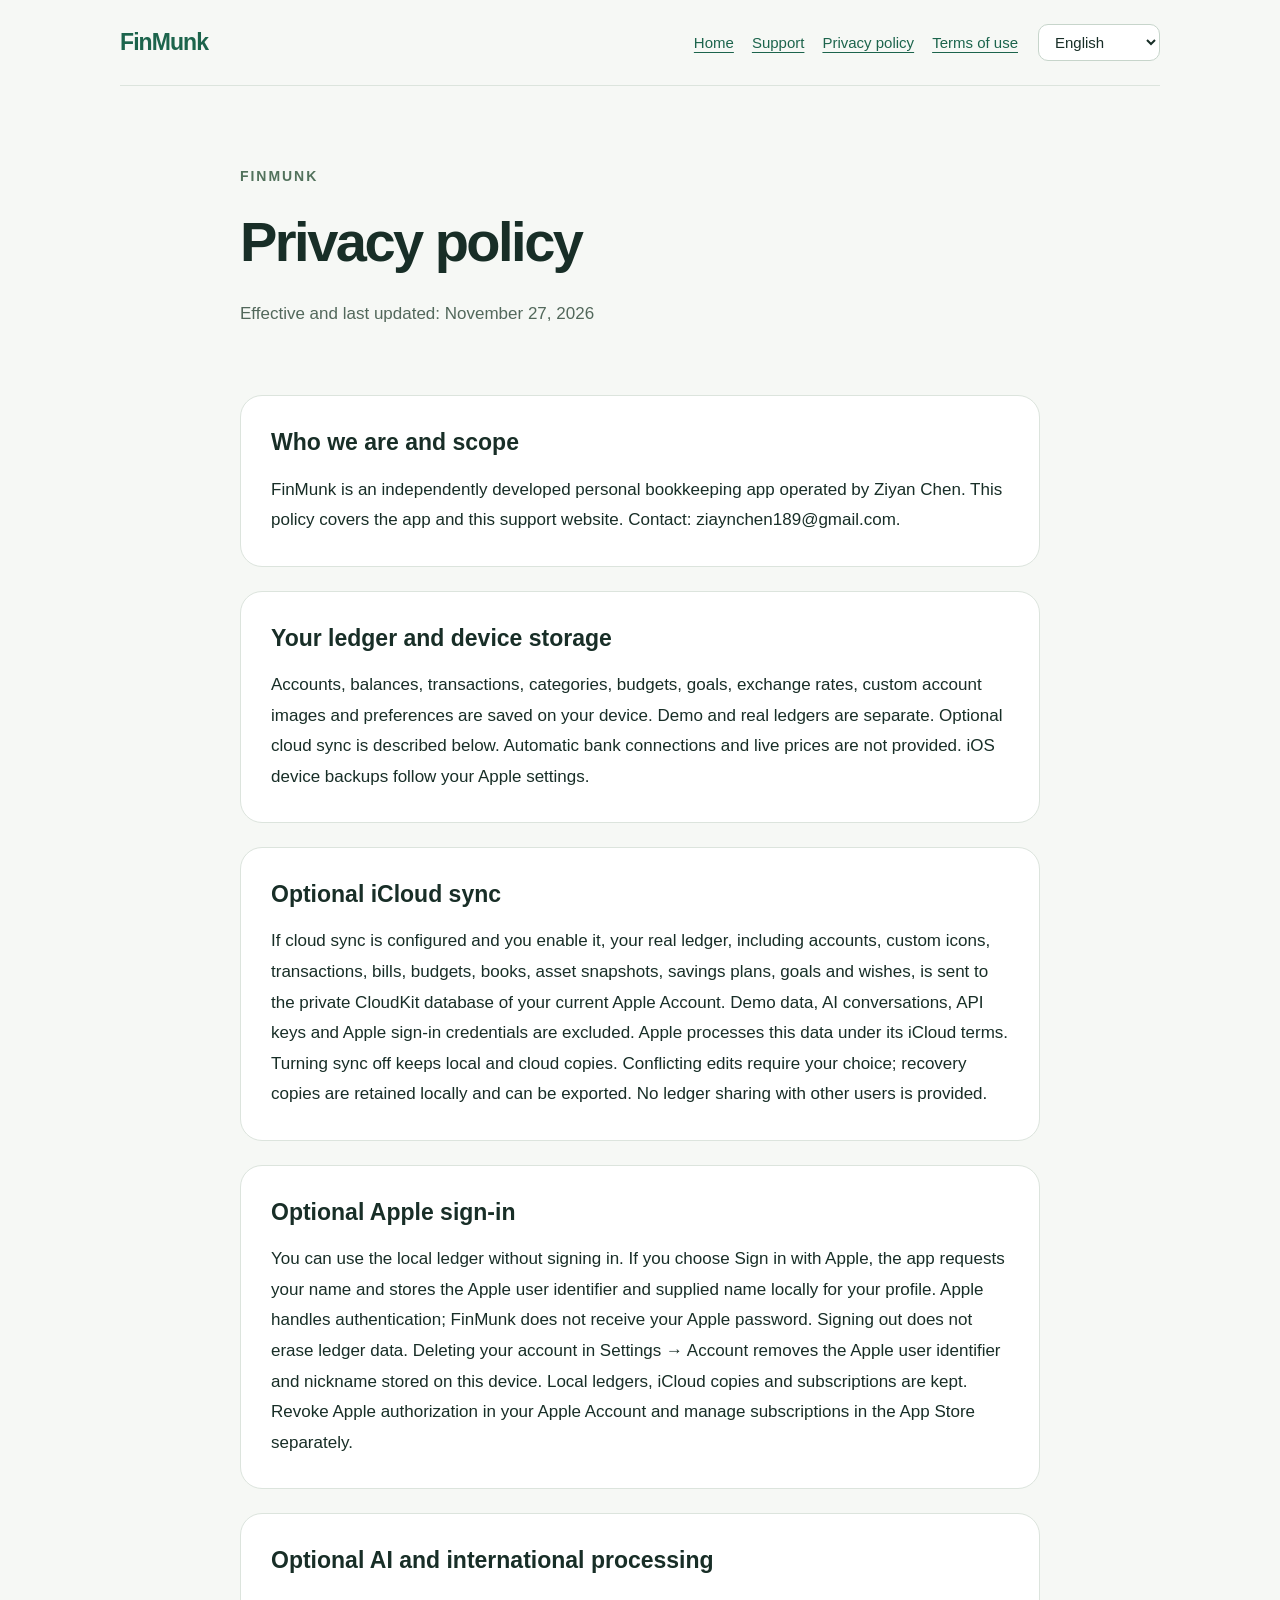
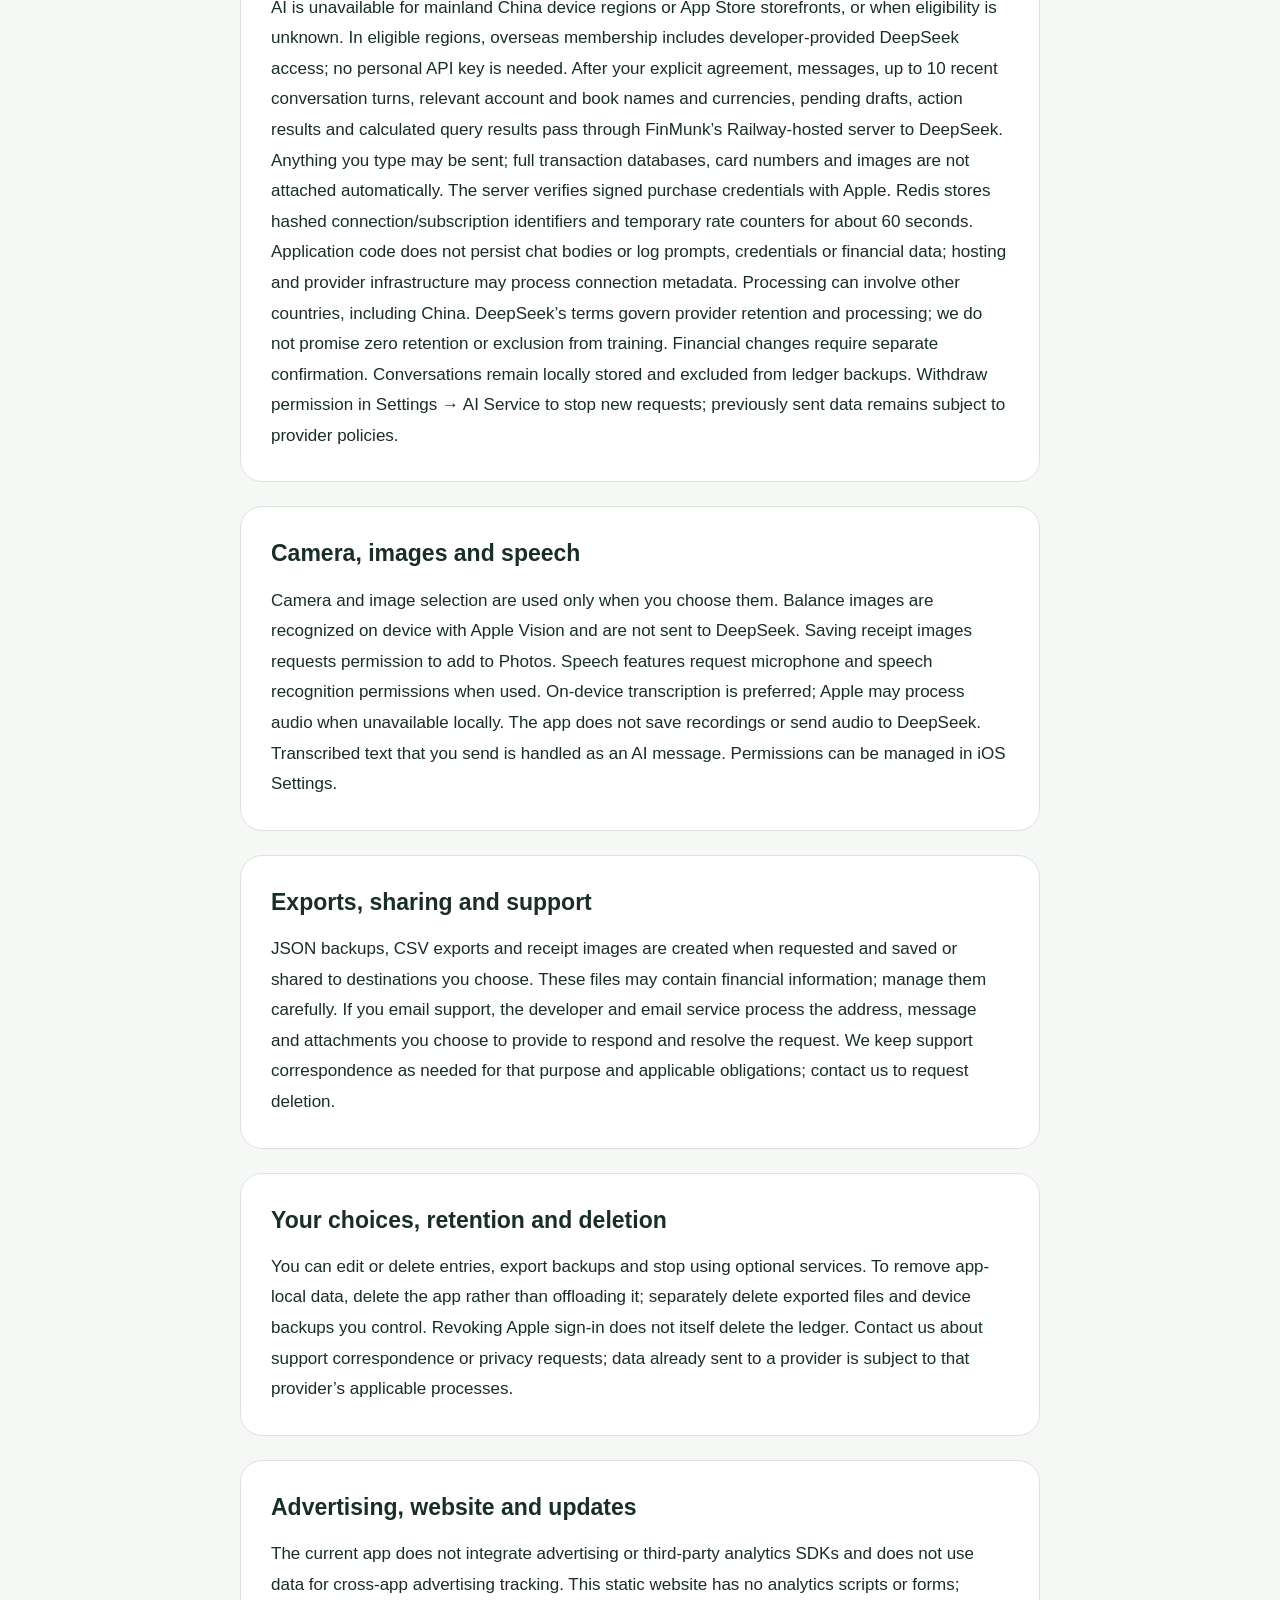
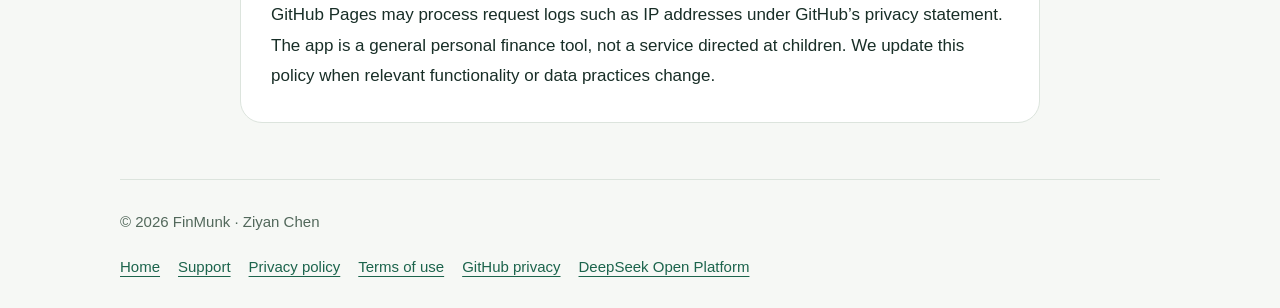
<file: finmunk/privacy.html>
<!doctype html><html lang="en"><head><meta charset="utf-8"><meta name="viewport" content="width=device-width,initial-scale=1"><meta name="theme-color" content="#203e30"><meta name="description" content="FinMunk official website, support and privacy information."><title>FinMunk · Privacy policy</title><link rel="stylesheet" href="site.css"><script src="site.js" defer></script></head><body data-page="privacy.html"><a class="skip" href="#content">Skip to content</a><header class="wrap nav"><a class="brand" href="index.html">FinMunk</a><nav aria-label="Main navigation"><a href="index.html" data-nav="0">Home</a><a href="support.html" data-nav="1">Support</a><a href="privacy.html" data-nav="2">Privacy policy</a><a href="terms.html" data-nav="3">Terms of use</a></nav><select id="locale" class="locale" aria-label="Language / 语言"><option value="en">English</option><option value="zh-Hans">简体中文</option><option value="zh-Hant">繁體中文</option><option value="ja">日本語</option><option value="ko">한국어</option><option value="fr">Français</option></select></header><main id="content" class="wrap content"><header class="hero"><p class="eyebrow">FinMunk</p><h1>Privacy policy</h1><p class="muted">Effective and last updated: November 27, 2026</p></header><section class="panel"><h2>Who we are and scope</h2><p>FinMunk is an independently developed personal bookkeeping app operated by Ziyan Chen. This policy covers the app and this support website. Contact: ziaynchen189@gmail.com.</p></section><section class="panel"><h2>Your ledger and device storage</h2><p>Accounts, balances, transactions, categories, budgets, goals, exchange rates, custom account images and preferences are saved on your device. Demo and real ledgers are separate. Optional cloud sync is described below. Automatic bank connections and live prices are not provided. iOS device backups follow your Apple settings.</p></section><section class="panel"><h2>Optional iCloud sync</h2><p>If cloud sync is configured and you enable it, your real ledger, including accounts, custom icons, transactions, bills, budgets, books, asset snapshots, savings plans, goals and wishes, is sent to the private CloudKit database of your current Apple Account. Demo data, AI conversations, API keys and Apple sign-in credentials are excluded. Apple processes this data under its iCloud terms. Turning sync off keeps local and cloud copies. Conflicting edits require your choice; recovery copies are retained locally and can be exported. No ledger sharing with other users is provided.</p></section><section class="panel"><h2>Optional Apple sign-in</h2><p>You can use the local ledger without signing in. If you choose Sign in with Apple, the app requests your name and stores the Apple user identifier and supplied name locally for your profile. Apple handles authentication; FinMunk does not receive your Apple password. Signing out does not erase ledger data. Deleting your account in Settings → Account removes the Apple user identifier and nickname stored on this device. Local ledgers, iCloud copies and subscriptions are kept. Revoke Apple authorization in your Apple Account and manage subscriptions in the App Store separately.</p></section><section class="panel"><h2>Optional AI and international processing</h2><p>AI is unavailable for mainland China device regions or App Store storefronts, or when eligibility is unknown. In eligible regions, overseas membership includes developer-provided DeepSeek access; no personal API key is needed. After your explicit agreement, messages, up to 10 recent conversation turns, relevant account and book names and currencies, pending drafts, action results and calculated query results pass through FinMunk’s Railway-hosted server to DeepSeek. Anything you type may be sent; full transaction databases, card numbers and images are not attached automatically. The server verifies signed purchase credentials with Apple. Redis stores hashed connection/subscription identifiers and temporary rate counters for about 60 seconds. Application code does not persist chat bodies or log prompts, credentials or financial data; hosting and provider infrastructure may process connection metadata. Processing can involve other countries, including China. DeepSeek’s terms govern provider retention and processing; we do not promise zero retention or exclusion from training. Financial changes require separate confirmation. Conversations remain locally stored and excluded from ledger backups. Withdraw permission in Settings → AI Service to stop new requests; previously sent data remains subject to provider policies.</p></section><section class="panel"><h2>Camera, images and speech</h2><p>Camera and image selection are used only when you choose them. Balance images are recognized on device with Apple Vision and are not sent to DeepSeek. Saving receipt images requests permission to add to Photos. Speech features request microphone and speech recognition permissions when used. On-device transcription is preferred; Apple may process audio when unavailable locally. The app does not save recordings or send audio to DeepSeek. Transcribed text that you send is handled as an AI message. Permissions can be managed in iOS Settings.</p></section><section class="panel"><h2>Exports, sharing and support</h2><p>JSON backups, CSV exports and receipt images are created when requested and saved or shared to destinations you choose. These files may contain financial information; manage them carefully. If you email support, the developer and email service process the address, message and attachments you choose to provide to respond and resolve the request. We keep support correspondence as needed for that purpose and applicable obligations; contact us to request deletion.</p></section><section class="panel"><h2>Your choices, retention and deletion</h2><p>You can edit or delete entries, export backups and stop using optional services. To remove app-local data, delete the app rather than offloading it; separately delete exported files and device backups you control. Revoking Apple sign-in does not itself delete the ledger. Contact us about support correspondence or privacy requests; data already sent to a provider is subject to that provider’s applicable processes.</p></section><section class="panel"><h2>Advertising, website and updates</h2><p>The current app does not integrate advertising or third-party analytics SDKs and does not use data for cross-app advertising tracking. This static website has no analytics scripts or forms; GitHub Pages may process request logs such as IP addresses under GitHub’s privacy statement. The app is a general personal finance tool, not a service directed at children. We update this policy when relevant functionality or data practices change.</p></section></main><footer class="wrap footer"><p>© 2026 FinMunk · Ziyan Chen</p><div class="footer-links"><a href="index.html" data-nav="0">Home</a><a href="support.html" data-nav="1">Support</a><a href="privacy.html" data-nav="2">Privacy policy</a><a href="terms.html" data-nav="3">Terms of use</a><a href="https://docs.github.com/en/site-policy/privacy-policies/github-general-privacy-statement">GitHub privacy</a><a href="https://platform.deepseek.com/">DeepSeek Open Platform</a></div></footer></body></html>
</file>
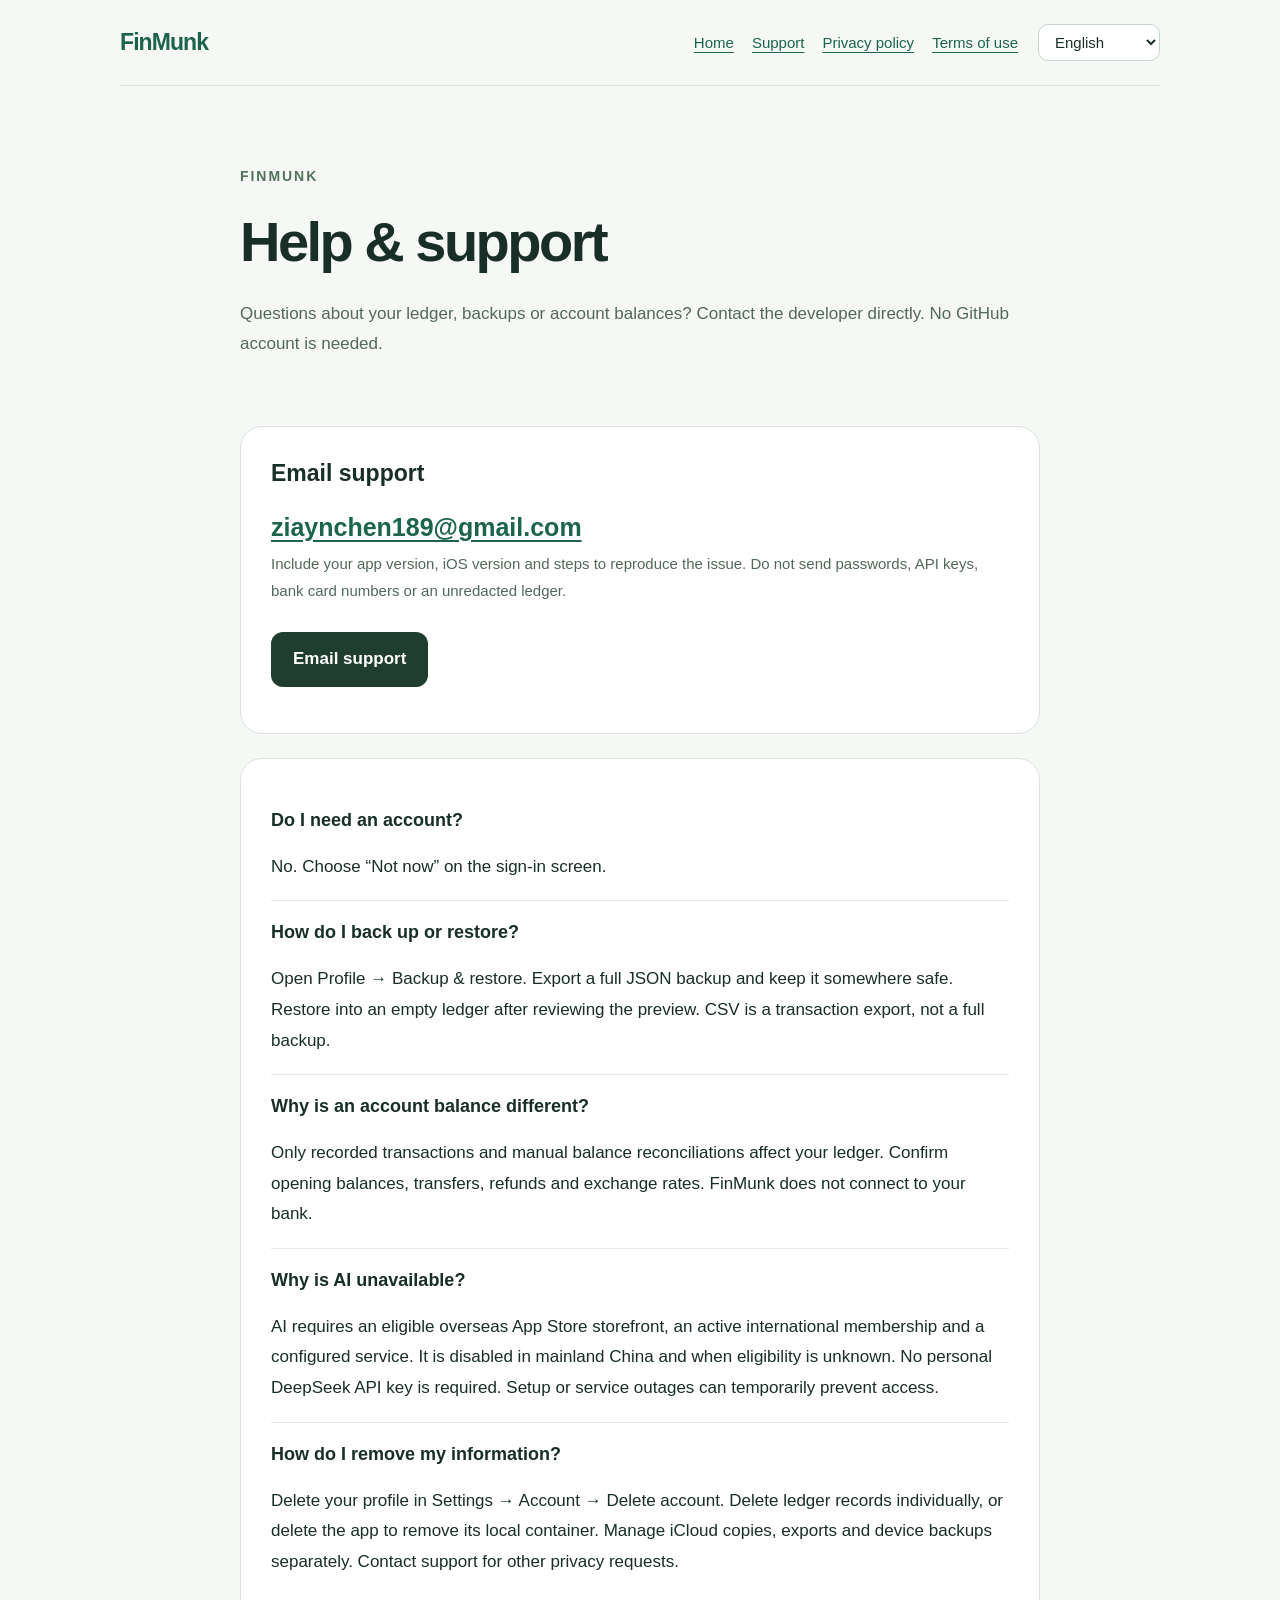
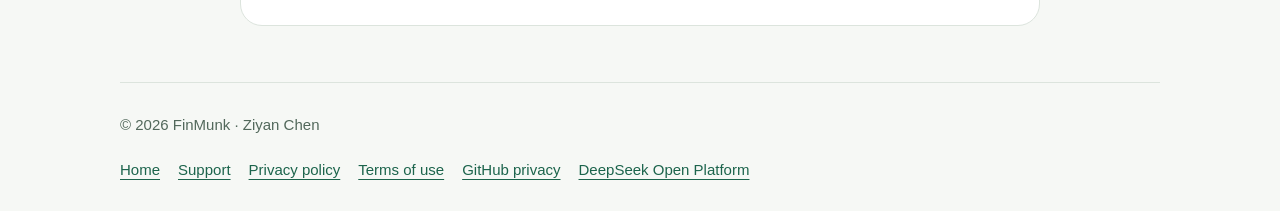
<file: finmunk/support.html>
<!doctype html><html lang="en"><head><meta charset="utf-8"><meta name="viewport" content="width=device-width,initial-scale=1"><meta name="theme-color" content="#203e30"><meta name="description" content="FinMunk official website, support and privacy information."><title>FinMunk · Help &amp; support</title><link rel="stylesheet" href="site.css"><script src="site.js" defer></script></head><body data-page="support.html"><a class="skip" href="#content">Skip to content</a><header class="wrap nav"><a class="brand" href="index.html">FinMunk</a><nav aria-label="Main navigation"><a href="index.html" data-nav="0">Home</a><a href="support.html" data-nav="1">Support</a><a href="privacy.html" data-nav="2">Privacy policy</a><a href="terms.html" data-nav="3">Terms of use</a></nav><select id="locale" class="locale" aria-label="Language / 语言"><option value="en">English</option><option value="zh-Hans">简体中文</option><option value="zh-Hant">繁體中文</option><option value="ja">日本語</option><option value="ko">한국어</option><option value="fr">Français</option></select></header><main id="content" class="wrap content"><header class="hero"><p class="eyebrow">FinMunk</p><h1>Help &amp; support</h1><p class="muted">Questions about your ledger, backups or account balances? Contact the developer directly. No GitHub account is needed.</p></header><section class="panel"><h2>Email support</h2><a class="contact" href="mailto:ziaynchen189@gmail.com?subject=FinMunk%20Support">ziaynchen189@gmail.com</a><p class="notice">Include your app version, iOS version and steps to reproduce the issue. Do not send passwords, API keys, bank card numbers or an unredacted ledger.</p><a class="action" href="mailto:ziaynchen189@gmail.com?subject=FinMunk%20Support">Email support</a></section><section class="panel"><div class="faq"><h3>Do I need an account?</h3><p>No. Choose “Not now” on the sign-in screen.</p></div><div class="faq"><h3>How do I back up or restore?</h3><p>Open Profile → Backup &amp; restore. Export a full JSON backup and keep it somewhere safe. Restore into an empty ledger after reviewing the preview. CSV is a transaction export, not a full backup.</p></div><div class="faq"><h3>Why is an account balance different?</h3><p>Only recorded transactions and manual balance reconciliations affect your ledger. Confirm opening balances, transfers, refunds and exchange rates. FinMunk does not connect to your bank.</p></div><div class="faq"><h3>Why is AI unavailable?</h3><p>AI requires an eligible overseas App Store storefront, an active international membership and a configured service. It is disabled in mainland China and when eligibility is unknown. No personal DeepSeek API key is required. Setup or service outages can temporarily prevent access.</p></div><div class="faq"><h3>How do I remove my information?</h3><p>Delete your profile in Settings → Account → Delete account. Delete ledger records individually, or delete the app to remove its local container. Manage iCloud copies, exports and device backups separately. Contact support for other privacy requests.</p></div></section></main><footer class="wrap footer"><p>© 2026 FinMunk · Ziyan Chen</p><div class="footer-links"><a href="index.html" data-nav="0">Home</a><a href="support.html" data-nav="1">Support</a><a href="privacy.html" data-nav="2">Privacy policy</a><a href="terms.html" data-nav="3">Terms of use</a><a href="https://docs.github.com/en/site-policy/privacy-policies/github-general-privacy-statement">GitHub privacy</a><a href="https://platform.deepseek.com/">DeepSeek Open Platform</a></div></footer></body></html>
</file>
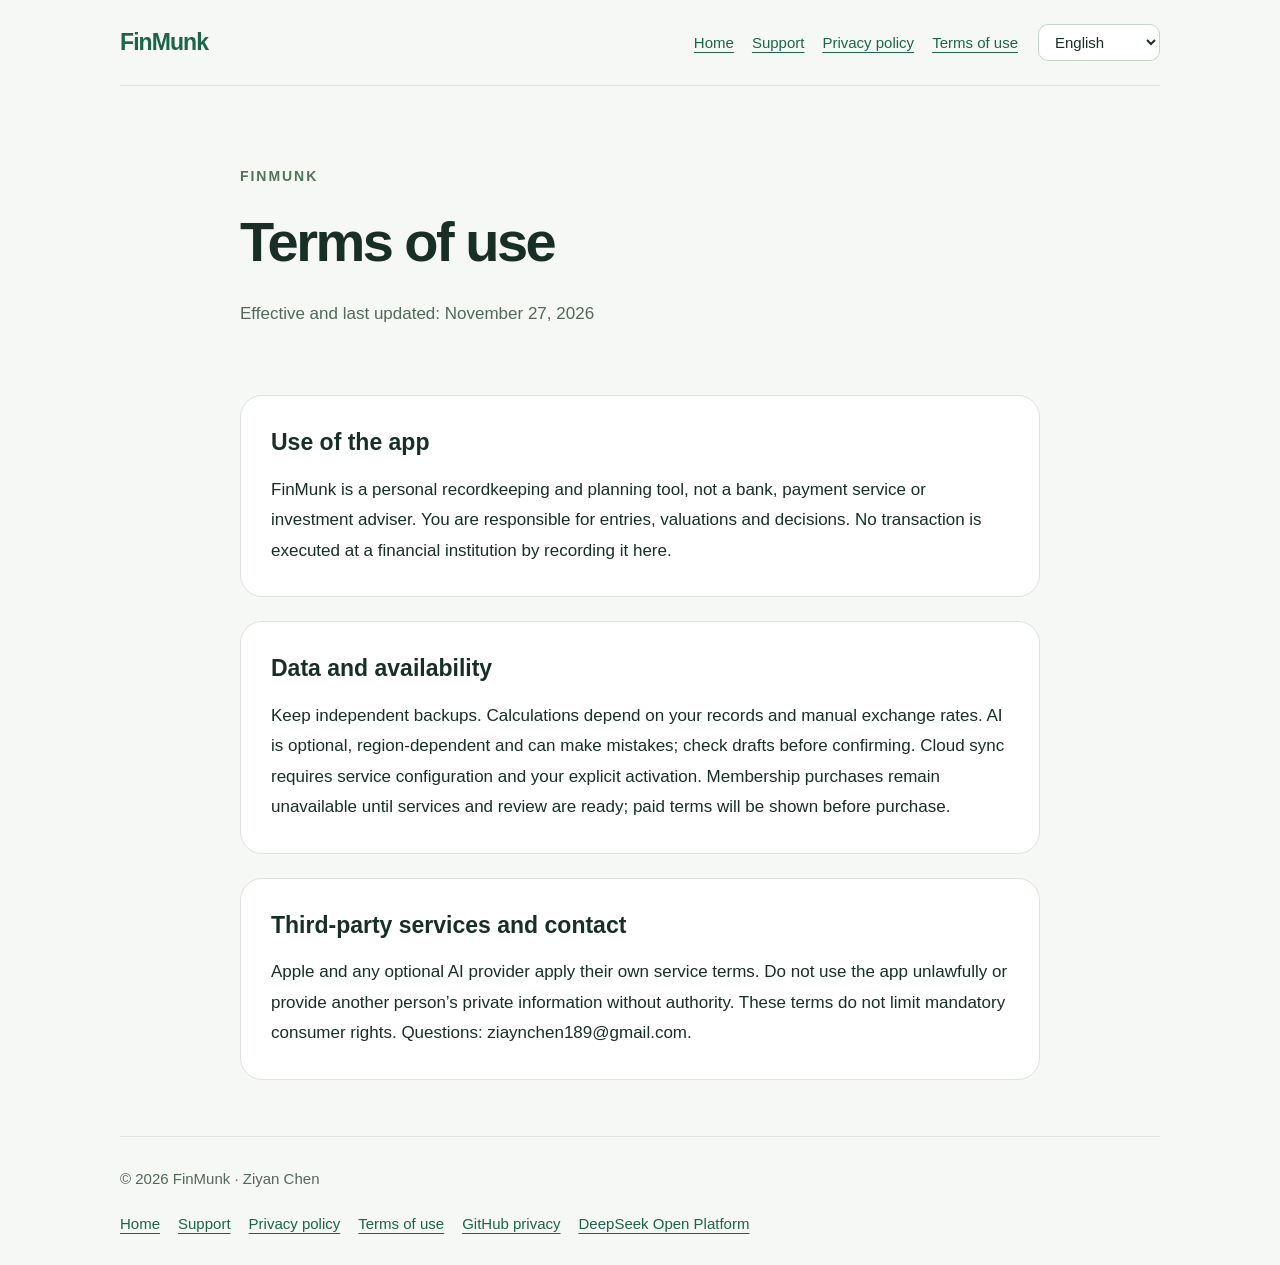
<file: finmunk/terms.html>
<!doctype html><html lang="en"><head><meta charset="utf-8"><meta name="viewport" content="width=device-width,initial-scale=1"><meta name="theme-color" content="#203e30"><meta name="description" content="FinMunk official website, support and privacy information."><title>FinMunk · Terms of use</title><link rel="stylesheet" href="site.css"><script src="site.js" defer></script></head><body data-page="terms.html"><a class="skip" href="#content">Skip to content</a><header class="wrap nav"><a class="brand" href="index.html">FinMunk</a><nav aria-label="Main navigation"><a href="index.html" data-nav="0">Home</a><a href="support.html" data-nav="1">Support</a><a href="privacy.html" data-nav="2">Privacy policy</a><a href="terms.html" data-nav="3">Terms of use</a></nav><select id="locale" class="locale" aria-label="Language / 语言"><option value="en">English</option><option value="zh-Hans">简体中文</option><option value="zh-Hant">繁體中文</option><option value="ja">日本語</option><option value="ko">한국어</option><option value="fr">Français</option></select></header><main id="content" class="wrap content"><header class="hero"><p class="eyebrow">FinMunk</p><h1>Terms of use</h1><p class="muted">Effective and last updated: November 27, 2026</p></header><section class="panel"><h2>Use of the app</h2><p>FinMunk is a personal recordkeeping and planning tool, not a bank, payment service or investment adviser. You are responsible for entries, valuations and decisions. No transaction is executed at a financial institution by recording it here.</p></section><section class="panel"><h2>Data and availability</h2><p>Keep independent backups. Calculations depend on your records and manual exchange rates. AI is optional, region-dependent and can make mistakes; check drafts before confirming. Cloud sync requires service configuration and your explicit activation. Membership purchases remain unavailable until services and review are ready; paid terms will be shown before purchase.</p></section><section class="panel"><h2>Third-party services and contact</h2><p>Apple and any optional AI provider apply their own service terms. Do not use the app unlawfully or provide another person’s private information without authority. These terms do not limit mandatory consumer rights. Questions: ziaynchen189@gmail.com.</p></section></main><footer class="wrap footer"><p>© 2026 FinMunk · Ziyan Chen</p><div class="footer-links"><a href="index.html" data-nav="0">Home</a><a href="support.html" data-nav="1">Support</a><a href="privacy.html" data-nav="2">Privacy policy</a><a href="terms.html" data-nav="3">Terms of use</a><a href="https://docs.github.com/en/site-policy/privacy-policies/github-general-privacy-statement">GitHub privacy</a><a href="https://platform.deepseek.com/">DeepSeek Open Platform</a></div></footer></body></html>
</file>
<file: ahabrain/assets/site.css>
:root{color-scheme:light;--bg:#faf9ff;--ink:#251d42;--muted:#706a84;--purple:#7054d6;--purple-dark:#4e36ad;--line:#e8e3f5;--lav:#eee9ff;--white:#fff;--shadow:0 14px 42px rgba(72,45,130,.07)}*{box-sizing:border-box}html{scroll-behavior:smooth}body{margin:0;background:var(--bg);color:var(--ink);font:16px/1.65 -apple-system,BlinkMacSystemFont,"Segoe UI","PingFang SC","Hiragino Kaku Gothic ProN","Noto Sans KR",sans-serif}a{color:inherit}button,select{font:inherit}a:focus-visible,button:focus-visible,select:focus-visible{outline:3px solid #a892f2;outline-offset:3px}::selection{background:#e7dcff}.container{width:min(1120px,calc(100% - 44px));margin:auto}.skip{position:absolute;top:-90px;left:15px;padding:10px 15px;background:#fff;z-index:100}.skip:focus{top:10px}.site-header{position:relative;z-index:10;border-bottom:1px solid rgba(100,80,150,.08);background:rgba(255,255,255,.88);backdrop-filter:blur(20px)}.nav{min-height:76px;display:flex;align-items:center;gap:22px}.brand{display:flex;align-items:center;gap:11px;white-space:nowrap;text-decoration:none;font-size:19px;font-weight:800;letter-spacing:-.03em}.brand-mark{display:grid;place-items:center;width:43px;height:43px;border-radius:16px;background:linear-gradient(140deg,#a98af5,#7653db 60%,#5134ae);color:#fff;box-shadow:0 7px 18px #7152c850}.brand-copy small{font-size:12px;color:#7b7297;font-weight:500;letter-spacing:0;display:block;line-height:1.2}.nav-links{margin-left:auto;display:flex;gap:28px;align-items:center}.nav-links a{text-decoration:none;font-size:14px;font-weight:650;color:#665b85}.nav-links a:hover{color:var(--purple)}.locale{background:#fff;padding:9px 12px;border:1px solid var(--line);border-radius:12px;color:var(--ink);font-size:13px;max-width:134px}.hero{position:relative;overflow:hidden;background:radial-gradient(ellipse 75% 75% at 50% 2%,#e9e2ff 0,transparent 100%),linear-gradient(180deg,#faf8ff,#faf9ff);padding:98px 0 100px;text-align:center}.hero:before,.hero:after{content:"";position:absolute;pointer-events:none;border-radius:50%;border:32px solid #e9e3fc;opacity:.55}.hero:before{width:115px;height:115px;top:82px;left:calc(50% - 650px)}.hero:after{width:180px;height:180px;bottom:35px;right:calc(50% - 685px)}.hero-inner{max-width:790px;margin:auto;position:relative;z-index:1}.pill{display:inline-block;border:1px solid #e7defa;background:rgba(255,255,255,.78);border-radius:99px;padding:7px 17px;color:#6a4bc5;font-size:13px;font-weight:750}.hero h1{font-size:clamp(44px,6.5vw,76px);letter-spacing:-.06em;line-height:1.18;margin:24px 0 20px;font-weight:850}.gradient{background:linear-gradient(95deg,#aa84ec,#7450d2 75%);background-clip:text;-webkit-background-clip:text;color:transparent}.hero-desc{font-size:18px;color:#67607c;max-width:650px;margin:auto;line-height:1.9}.hero-cta{display:flex;gap:12px;justify-content:center;flex-wrap:wrap;margin-top:32px}.btn{display:inline-flex;align-items:center;justify-content:center;border-radius:15px;padding:12px 23px;min-height:49px;text-decoration:none;font-size:14px;font-weight:780;transition:transform .2s,box-shadow .2s}.btn:hover{transform:translateY(-2px)}.btn-primary{color:white;background:linear-gradient(115deg,#977cea,#6c4fd0);box-shadow:0 11px 25px #7455d33c}.btn-light{background:#fff;border:1px solid #e6e0f3;color:#6a4ec3}.stat-grid{display:grid;grid-template-columns:repeat(3,1fr);gap:14px;max-width:750px;margin:62px auto 0}.stat-card{background:#fff;border:1px solid #eee9f8;border-radius:23px;padding:20px 12px;box-shadow:var(--shadow);min-height:117px}.stat-card .stat-icon{display:block;font-size:27px;margin-bottom:4px}.stat-card strong{display:block;font-size:15px}.section{padding:87px 0}.section-head{text-align:center;max-width:720px;margin:0 auto 40px}.kicker{font-size:12px;font-weight:800;letter-spacing:.13em;color:#7559d0}.section-head h2,.page-head h1{font-size:clamp(30px,4vw,44px);letter-spacing:-.045em;line-height:1.26;margin:12px 0}.section-head p,.page-head p{margin:0;color:var(--muted)}.feature-grid{display:grid;grid-template-columns:repeat(3,minmax(0,1fr));gap:18px}.feature-card{padding:30px;border:1px solid var(--line);background:#fff;box-shadow:var(--shadow);border-radius:28px;min-height:260px}.feature-icon{display:grid;place-items:center;width:58px;height:58px;font-size:28px;border-radius:19px;background:#eee9ff}.feature-card:nth-child(2) .feature-icon{background:#fff0dc}.feature-card:nth-child(3) .feature-icon{background:#e6f7ef}.feature-card h3{font-size:20px;margin:23px 0 9px}.feature-card p{margin:0;color:var(--muted);font-size:14px;line-height:1.8}.skills{padding:2px 0 88px}.skills-panel{background:#eee9ff;border-radius:30px;padding:43px 46px;display:grid;grid-template-columns:1fr 1fr;gap:35px;align-items:center}.skills-panel h2{font-size:31px;letter-spacing:-.045em;margin:8px 0 12px}.skills-panel p{margin:0;color:#71678d}.skills-grid{display:grid;grid-template-columns:repeat(2,1fr);gap:13px}.skill{display:flex;align-items:center;gap:11px;background:white;border:1px solid #e3dafa;border-radius:18px;padding:17px;font-size:14px;font-weight:750}.skill span{font-size:22px}.banner{margin:0 auto 85px;padding:45px 25px;text-align:center;color:#fff;border-radius:32px;background:linear-gradient(110deg,#5640b6,#7f60dc 60%,#9a86f1)}.banner h2{font-size:clamp(27px,4vw,38px);letter-spacing:-.03em;margin:0 0 8px}.banner p{margin:0;color:#eae3ff}.page-head{padding:66px 0 25px;max-width:760px}.page-head h1{margin:10px 0 14px}.page-head p{line-height:1.85}.support-grid{display:grid;grid-template-columns:.95fr 1.05fr;gap:18px;padding:22px 0 85px}.panel{background:#fff;border:1px solid var(--line);border-radius:26px;padding:30px;box-shadow:var(--shadow)}.panel h2{font-size:22px;margin:0 0 11px}.panel p{color:var(--muted)}.panel a{color:#6448bf}.support-action{display:inline-flex;margin-top:14px;text-decoration:none;color:#fff!important;background:var(--purple);padding:12px 18px;border-radius:14px;font-size:14px;font-weight:750}.notice{font-size:13px;color:var(--muted);line-height:1.7;margin-top:20px}.faq-row{border-top:1px solid var(--line);padding:17px 0}.faq-row:first-of-type{border-top:0}.faq-row h3{font-size:15px;margin:0 0 5px}.faq-row p{font-size:14px;margin:0;line-height:1.75}.footer{background:#fff;border-top:1px solid var(--line);padding:30px 0 38px;font-size:13px;color:#77708b}.footer-inner{display:flex;align-items:center;justify-content:space-between;flex-wrap:wrap;gap:14px}.footer-links{display:flex;gap:22px}.footer-links a{text-decoration:none}.footer-links a:hover{text-decoration:underline}@media(max-width:760px){.container{width:min(100% - 36px,1120px)}.nav{min-height:70px}.nav-links{gap:13px}.nav-links a{font-size:13px}.brand{font-size:17px}.brand-mark{width:38px;height:38px}.locale{max-width:103px;padding:8px 3px}.hero{padding:72px 0}.hero h1{font-size:clamp(40px,9vw,62px)}.hero-desc{font-size:16px}.stat-grid{margin-top:43px;gap:9px}.stat-card{min-height:110px;padding:15px 7px}.stat-card strong{font-size:12px}.section{padding:65px 0}.feature-grid,.support-grid{grid-template-columns:1fr}.feature-card{min-height:unset}.skills-panel{grid-template-columns:1fr;padding:30px 24px}.skills-grid{gap:8px}.skill{padding:13px}.banner{margin-bottom:55px}.support-grid{padding-bottom:65px}}@media(max-width:390px){.brand-copy small{display:none}.nav-links{gap:8px}.nav-links a{font-size:12px}}@media(prefers-reduced-motion:reduce){html{scroll-behavior:auto}.btn{transition:none}}
/* App Store support center */
.support-icon{display:grid;place-items:center;width:58px;height:58px;border-radius:18px;background:#eee9ff;color:#7054d6;font-size:29px;margin-bottom:22px}
.support-label{font-size:12px!important;letter-spacing:.1em;text-transform:uppercase;font-weight:800;color:#7d6ca6!important;margin-top:23px!important;margin-bottom:4px!important}
.support-email{font-size:clamp(14px,1.85vw,19px);font-weight:750;text-decoration:none;overflow-wrap:anywhere;display:block;color:#49309e!important}
.support-email:hover{text-decoration:underline}
.support-action{display:table}
.inline-action{display:inline-flex;margin-top:10px;font-size:13px;font-weight:700;color:#684ac1!important;text-underline-offset:4px}
.support-legal{padding:24px 30px 32px;background:#fff;border:1px solid var(--line);border-radius:24px;margin:-25px 0 85px;box-shadow:var(--shadow)}
.support-legal h2{font-size:20px;margin:0 0 8px}
.support-legal p{font-size:14px;color:var(--muted);margin:8px 0;line-height:1.85}
.support-legal a{color:#5e44bb}
.appstore-support-grid{align-items:start}
@media(max-width:760px){.support-legal{margin:-28px 0 65px;padding:24px}.support-action{display:flex;justify-content:center}.appstore-support-grid{gap:14px}}

/* Legal / privacy policy page */
.legal-main{padding-bottom:70px}
.legal-main .page-head{padding-bottom:36px}
.legal-date{font-size:13px!important;margin-top:14px!important;color:#80768d!important}
.privacy-summary{display:flex;gap:20px;padding:27px 30px;border:1px solid #e5ddfb;border-radius:24px;background:linear-gradient(115deg,#f0eaff,#f9f7ff);margin-bottom:22px}
.privacy-symbol{display:grid;place-items:center;width:53px;height:53px;min-width:53px;border-radius:17px;background:#dcd0fd;color:#684bcc;font-size:30px}
.privacy-summary h2{margin:0 0 7px;font-size:20px}.privacy-summary p{color:#6c6086;margin:0;font-size:14px;line-height:1.8}
.legal-grid{display:grid;grid-template-columns:minmax(0,1fr) 248px;gap:20px;align-items:start}
.legal-article{padding:40px}.legal-article section+section{border-top:1px solid var(--line);padding-top:27px;margin-top:27px}
.legal-article h2{font-size:20px;margin:0 0 12px;letter-spacing:-.02em}
.legal-article section p{margin:0;color:#625b74;font-size:14px;line-height:2}
.legal-article section p+p{margin-top:12px}
.footer-links{flex-wrap:wrap}
.legal-side{position:sticky;top:25px}
.legal-side .panel{padding:23px}.legal-side h2{font-size:17px!important;margin-bottom:12px}
.legal-side-link{display:block;padding:10px 0;border-top:1px solid var(--line);font-size:14px;text-decoration:none;color:#5c4cac}
.legal-side-link:hover{text-decoration:underline}
.legal-contact{margin-top:33px;padding:22px;background:#f5f1ff;border-radius:19px}
.legal-contact h3{font-size:18px;margin:5px 0 8px}.legal-contact .support-email{font-size:16px}
@media(max-width:850px){.legal-grid{grid-template-columns:1fr}.legal-side{position:static}.legal-side .panel{margin-top:0}}
@media(max-width:500px){.privacy-summary{padding:21px 18px;gap:12px}.privacy-symbol{width:39px;height:39px;min-width:39px;font-size:22px}.legal-article{padding:24px 20px}.legal-article h2{font-size:18px}.legal-main{padding-bottom:45px}}
</file>
<file: ahabrain/assets/site-refined.css>
/* AhaBrain visual refresh — product website and legal reading experience.
   Loaded after site.css so the legacy structure and localization remain intact. */
:root{
  --bg:#F3F6FF;--ink:#29316C;--muted:#6D7798;
  --purple:#6967F5;--purple-dark:#5044F5;--line:#DFE6F8;
  --lav:#E8EBFF;--white:#fff;
  --shadow:0 10px 38px rgba(52,66,133,.065),0 2px 8px rgba(52,66,133,.028);
}
html{scroll-padding-top:26px}
body{background:linear-gradient(180deg,#F8FAFF 0,#F2F5FF 75%);color:var(--ink);font-size:16px;line-height:1.7;letter-spacing:-.012em;-webkit-font-smoothing:antialiased}
a:focus-visible,button:focus-visible,select:focus-visible{outline:3px solid #6C68F4;outline-offset:4px}
::selection{background:#DFE4FF}
.container{width:min(1100px,calc(100% - 56px))}
.site-header{position:sticky;top:0;z-index:35;border-bottom:1px solid #E3E8F8;background:rgba(250,251,255,.91);backdrop-filter:blur(22px)}
.nav{min-height:76px;gap:24px}
.brand{gap:11px;color:#29316C;letter-spacing:-.04em}
.brand-mark{width:42px;height:42px;border-radius:15px;background:linear-gradient(140deg,#9AB2FF 0%,#6967F5 55%,#514AE4 100%);box-shadow:0 6px 0 #D5DEFA,0 14px 24px rgba(84,80,226,.17);font-size:22px}
.brand-copy small{margin-top:2px;color:#7780A3}
.nav-links{gap:27px}
.nav-links a{color:#536083;font-weight:650;transition:color .2s}
.nav-links a:hover{color:#5149DE}
.locale{min-height:42px;border-color:#DFE5F4;background:#fff;border-radius:13px;padding:8px 12px;color:#3A4577}
.footer{background:rgba(255,255,255,.76);border-top-color:#E1E8F6;padding:31px 0 42px}
.footer-inner{gap:17px}
.footer-links{gap:19px}
.footer-links a:hover{color:#5149DE}
.kicker{font-size:12px;font-weight:820;color:#6562E9;letter-spacing:.13em}
.page-head{max-width:830px;padding:75px 0 35px}
.page-head h1{color:#222D66;font-size:clamp(36px,4.9vw,55px);line-height:1.19;letter-spacing:-.057em;font-weight:820;margin:13px 0 14px}
.page-head p{color:#707B9A;font-size:16px;line-height:1.8;max-width:720px}
.panel{border-radius:25px;border:1px solid #E0E7F8;background:#fff;box-shadow:var(--shadow)}
.panel a{color:#514BDC}

/* Homepage: editorial split hero and a distinct, game-like visual centerpiece. */
.hero{padding:95px 0 94px;text-align:left;background:
  radial-gradient(ellipse 46% 63% at 76% 43%,rgba(174,189,255,.29),transparent 75%),
  radial-gradient(ellipse 40% 38% at 21% 0%,rgba(210,218,255,.52),transparent 78%),
  linear-gradient(180deg,#F8FAFF,#F3F6FF)}
.hero::before{width:110px;height:110px;top:95px;left:calc(50% - 660px);border:25px solid #E7ECFF;opacity:.72}
.hero::after{width:205px;height:205px;bottom:20px;right:calc(50% - 720px);border:35px solid #EDF0FF;opacity:.65}
.hero-inner{max-width:1100px;display:grid;grid-template-columns:minmax(0,1.08fr) minmax(0,.92fr);gap:56px;align-items:center}
.hero-copy{position:relative;z-index:2;min-width:0}
.pill{padding:7px 15px;background:#E8ECFF;border-color:#DAE2FF;color:#524ED5;border-radius:100px;font-weight:700}
.hero h1{font-size:clamp(48px,5.3vw,70px);line-height:1.17;letter-spacing:-.062em;margin:27px 0 20px;color:#26306A}
.gradient{background:linear-gradient(105deg,#7776F7 5%,#5146E7 85%);background-clip:text;-webkit-background-clip:text}
.hero-desc{font-size:17px;line-height:1.9;color:#6F799B;margin:0;max-width:520px}
.hero-cta{justify-content:flex-start;gap:13px;margin-top:32px}
.btn{min-height:49px;border-radius:15px;padding:12px 22px;transition:transform .2s,box-shadow .2s,background .2s}
.btn-primary{background:linear-gradient(135deg,#777AF7,#544BEB);box-shadow:0 7px 0 #D8DDFF,0 16px 28px rgba(81,74,224,.19)}
.btn-light{background:#fff;border-color:#DEE5F6;color:#504BDD;box-shadow:0 5px 15px rgba(60,72,144,.03)}
.hero-proof{display:flex;gap:25px;margin-top:49px;flex-wrap:wrap}
.hero-proof span{display:inline-flex;align-items:center;gap:9px;color:#5D6B96;font-size:13px;font-weight:690}
.hero-proof span::before{content:"";width:8px;height:8px;border-radius:50%;background:#8583F5;box-shadow:0 0 0 4px #E1E5FF}
.hero-visual{position:relative;min-height:492px;display:grid;place-items:center;isolation:isolate}
.hero-glow{position:absolute;inset:45px 20px 38px;border-radius:50%;background:radial-gradient(circle,#CED7FF 0%,#E6ECFF 43%,transparent 71%);filter:blur(12px);z-index:-2}
.showcase{width:min(100%,406px);padding:24px;border-radius:33px;border:1px solid rgba(255,255,255,.9);background:linear-gradient(164deg,rgba(255,255,255,.99),rgba(247,249,255,.97));box-shadow:0 19px 65px rgba(65,82,174,.13),0 7px 0 #DAE2FA;transform:rotate(-3deg)}
.showcase-top{display:flex;align-items:center;justify-content:space-between;margin-bottom:23px}
.showcase-dots{display:flex;gap:6px}
.showcase-dots i{width:8px;height:8px;border-radius:50%;background:#DFE5FC}
.showcase-dots i:first-child{background:#B5B4FC}
.showcase-dots i:nth-child(2){background:#B9E6E0}
.showcase-tag{width:73px;height:14px;border-radius:15px;background:#E5E8FF}
.showcase-feature{height:148px;border-radius:25px;background:linear-gradient(110deg,#D7E3FF,#D9DAFF 53%,#EEE8FF);display:flex;align-items:center;justify-content:space-between;padding:17px 24px;overflow:hidden;position:relative}
.showcase-feature::before{content:"";position:absolute;width:118px;height:118px;right:12px;top:-55px;border:22px solid rgba(255,255,255,.24);border-radius:50%}
.showcase-lines{display:grid;gap:10px;position:relative;z-index:1}
.showcase-lines i{display:block;width:90px;height:12px;background:#A5B5F2;border-radius:9px}
.showcase-lines i:first-child{width:118px;background:#6F76DD;height:18px}
.showcase-lines i:last-child{width:69px;background:#BCCAF6}
.cloud-mark{width:104px;height:96px;filter:drop-shadow(0 8px 0 rgba(135,141,214,.13));z-index:1}
.showcase-game-row{display:grid;grid-template-columns:repeat(3,minmax(0,1fr));gap:12px;margin-top:20px}
.game-sample{aspect-ratio:1/1;min-width:0;padding:12px;border-radius:22px;border:1px solid #E8EDFB;background:#F7F8FE;display:grid;place-items:center}
.game-sample:nth-child(2){background:#FFF7E9;border-color:#FFF0D8}
.game-sample:nth-child(3){background:#F1F5FF;border-color:#E6EBFF}
.sample-sudoku{display:grid;grid-template-columns:repeat(3,1fr);gap:4px;width:80%;aspect-ratio:1}
.sample-sudoku b{display:grid;place-items:center;border-radius:5px;background:#DDE3FF;color:#5960C7;font-size:12px;font-weight:790}
.sample-sudoku b:nth-child(5){background:#7373F3;color:white}
.sample-memory{display:grid;grid-template-columns:repeat(2,1fr);gap:6px;width:78%;aspect-ratio:1}
.sample-memory b{border-radius:8px;background:#F4C36C;box-shadow:inset 0 -3px 0 #EAB05A}
.sample-memory b:nth-child(2){background:#F1A7A6;box-shadow:inset 0 -3px 0 #E98D8C}
.sample-memory b:nth-child(3){background:#9AD1C8;box-shadow:inset 0 -3px 0 #7FC3B6}
.sample-memory b:nth-child(4){background:#C8B4F6;box-shadow:inset 0 -3px 0 #AE97E5}
.sample-focus{position:relative;display:grid;grid-template-columns:repeat(3,1fr);gap:5px;width:82%;aspect-ratio:1}
.sample-focus b{background:#DDE8FF;border-radius:6px}
.sample-focus b:nth-child(5){background:#6967F5;box-shadow:0 0 0 4px #E7E6FF}
.float-bubble{position:absolute;right:-20px;top:62px;width:88px;height:88px;display:grid;place-items:center;border-radius:28px;background:linear-gradient(140deg,#FAEEC9,#FFE4A6);box-shadow:0 9px 0 #F3D998,0 23px 35px rgba(145,125,68,.11);transform:rotate(10deg)}
.float-bubble svg{width:46px;stroke:#CC9651}
.float-sparkle{position:absolute;left:8px;bottom:52px;width:86px;height:86px;background:linear-gradient(135deg,#E6F6F5,#CDEAE8);border-radius:26px;box-shadow:0 8px 0 #C2E1E2;transform:rotate(9deg);display:grid;place-items:center}
.float-sparkle svg{width:39px;stroke:#5CA5A4}
.hero-visual-caption{position:absolute;bottom:5px;right:22px;color:#9AA5C1;font-size:11px;letter-spacing:.04em}
.section{padding:83px 0}
.section-head{max-width:670px;margin-bottom:36px}
.section-head h2{color:#27316B;font-size:clamp(30px,3.6vw,43px);line-height:1.3}
.section-head p{line-height:1.85;color:#7781A2}
.feature-grid{gap:19px}
.feature-card{border:1px solid #E4EAF9;border-radius:26px;min-height:235px;padding:29px 28px;box-shadow:0 7px 32px rgba(65,82,160,.055);transition:transform .23s,box-shadow .23s}
.feature-card:hover{transform:translateY(-4px);box-shadow:0 16px 35px rgba(65,82,160,.095)}
.feature-icon{height:58px;width:58px;border-radius:20px;background:#E5E7FF;color:#6967F5}
.feature-icon svg{width:28px;height:28px;stroke:currentColor;stroke-width:2.2;fill:none;stroke-linecap:round;stroke-linejoin:round}
.feature-card:nth-child(2) .feature-icon{background:#FFF2DE;color:#D39B47}
.feature-card:nth-child(3) .feature-icon{background:#E1F6F2;color:#4AA895}
.feature-card h3{font-size:21px;margin:22px 0 8px;letter-spacing:-.025em}
.feature-card p{font-size:15px;line-height:1.8}
.skills{padding-top:2px;padding-bottom:88px}
.skills-panel{border-radius:29px;background:linear-gradient(110deg,#E8EDFF 0,#EDEAFF 100%);border:1px solid #DFE3FB;padding:43px 47px}
.skills-panel h2{color:#30377C}
.skills-panel p{color:#6F79A0;line-height:1.85}
.skill{border:1px solid #E2E7FC;border-radius:16px;background:rgba(255,255,255,.89);color:#505C91}
.skill span:first-child{font-size:19px}
.banner{margin-bottom:80px;background:linear-gradient(120deg,#5651C9,#7978F8 64%,#8E95FA);box-shadow:0 12px 0 #DCE0FF;border-radius:28px}
.banner p{color:#E7E6FF}
.banner a{display:inline-flex;align-items:center;text-underline-offset:4px;margin-top:12px;font-size:14px;color:white;opacity:.93}

/* Support center: contact first, clear next action, more breathable FAQ. */
.support-grid{grid-template-columns:minmax(0,.86fr) minmax(0,1.14fr);align-items:start;gap:20px;padding:14px 0 62px}
.support-grid .panel{padding:34px 35px}
.support-grid .panel:first-child{background:linear-gradient(170deg,#FFF,#F7F8FF)}
.support-icon{background:#E6EBFF;color:#6561F0;box-shadow:0 5px 0 #DAE1FF;margin-bottom:25px}
.support-grid .panel h2{font-size:23px;line-height:1.45;letter-spacing:-.03em}
.support-grid .panel p{font-size:15px;line-height:1.82}
.support-action{border-radius:13px;background:linear-gradient(120deg,#746FF2,#554CE6);box-shadow:0 5px 0 #D9DFFF;padding:11px 19px}
.support-email{color:#4A47BC!important}
.faq-row{padding:20px 0}
.faq-row h3{font-size:16px;color:#313B77}
.faq-row p{font-size:14px;line-height:1.85}
.support-legal{margin:0 0 76px;border-radius:24px;border-color:#E0E7F8;background:#F8FAFF;box-shadow:none;padding:25px 32px}

/* Legal pages: document first, reduced decoration, strong rhythm and line length. */
.legal-main{padding-bottom:82px}
.legal-main .page-head{padding-top:65px;padding-bottom:30px}
.legal-date{font-size:13px!important;color:#828DA9!important}
.privacy-summary{max-width:none;align-items:center;padding:26px 30px;margin-bottom:22px;border-radius:22px;background:linear-gradient(110deg,#E9EDFF,#F5F4FF);border:1px solid #DDE3FF;box-shadow:none}
.privacy-symbol{background:#DADFFF;color:#635DE6;border-radius:16px;width:54px;min-width:54px;height:54px}
.privacy-summary h2{font-size:20px;letter-spacing:-.025em;color:#303878}
.privacy-summary p{font-size:14px;line-height:1.85;color:#717A9B}
.document-toc{display:flex;align-items:center;flex-wrap:wrap;gap:9px;padding:0;margin:0 0 25px}
.document-toc a{display:inline-flex;align-items:center;gap:7px;min-height:35px;padding:7px 12px;border:1px solid #DFE6F8;border-radius:11px;background:#fff;color:#56639B;font-size:12px;font-weight:650;text-decoration:none;transition:border-color .2s,color .2s}
.document-toc a:hover{border-color:#BFC6FA;color:#5650DE}
.document-toc .toc-number{color:#6967F5;font-size:11px}
.legal-grid{grid-template-columns:minmax(0,1fr) 223px;gap:21px}
.legal-article{padding:37px 43px 39px}
.legal-article section+section{border-top:1px solid #E8EDF9;padding-top:29px;margin-top:30px}
.legal-article h2{font-size:19px;line-height:1.5;color:#2C3573;margin:0 0 11px;letter-spacing:-.025em}
.legal-article h3{font-size:16px;line-height:1.5;color:#38427F;margin:21px 0 7px}
.legal-article section p{font-size:15px;line-height:1.95;color:#5E698A;margin:0;letter-spacing:0;max-width:72ch}
.legal-article section p+p{margin-top:12px}
.legal-article section p a{text-underline-offset:3px}
.legal-side{top:97px}
.legal-side .panel{padding:22px 21px;border-radius:21px;background:#F9FAFF;box-shadow:none}
.legal-side h2{font-size:15px!important;color:#2F397B;margin:0 0 12px}
.legal-side-link{padding:11px 0;font-size:13px;color:#5964A6;border-color:#E2E8F6}
.legal-contact{background:linear-gradient(110deg,#EDF0FF,#F7F8FF);border:1px solid #E4E9F9;border-radius:21px;padding:24px 25px;margin-top:34px}
.legal-contact h3{font-size:19px;color:#313977}
.legal-contact .support-email{font-size:16px;display:inline-block}
.terms-intro{margin:0!important;font-size:15px!important;line-height:1.8}
.terms-summary{display:flex;align-items:center;gap:13px;background:#ECF0FF;border:1px solid #E0E6FE;border-radius:20px;padding:20px 24px;margin-bottom:20px;color:#525F94;font-size:14px;line-height:1.8}
.terms-summary::before{content:"✦";display:grid;place-items:center;flex:0 0 38px;height:38px;background:#DADEFF;color:#625CE3;border-radius:12px;font-size:20px}

/* App-only legal reader. The public website remains unchanged without ?embed=1.
   The native SwiftUI navigation already supplies the page title and Back action. */
html.is-embedded{
  background:#F3F6FF;
  overflow-x:hidden;
}
html.is-embedded body{
  background:#F3F6FF;
  color:#29316C;
  overflow-x:hidden;
}
html.is-embedded .site-header,
html.is-embedded .footer,
html.is-embedded .skip,
html.is-embedded .legal-side,
html.is-embedded .privacy-summary,
html.is-embedded .terms-summary,
html.is-embedded .document-toc,
html.is-embedded .legal-main .page-head .kicker,
html.is-embedded .legal-main .page-head h1,
html.is-embedded .legal-main .page-head p:not(.legal-date){
  display:none!important;
}
html.is-embedded .container{
  width:min(680px,calc(100% - 40px));
}
html.is-embedded .legal-main{
  padding:16px 0 52px;
}
html.is-embedded .legal-main .page-head{
  padding:0;
  margin:0;
  max-width:none;
  text-align:left;
}
html.is-embedded .legal-main .page-head .legal-date{
  margin:0 0 20px!important;
  font-size:12px!important;
  line-height:1.5;
  color:#818CAC!important;
}
html.is-embedded .legal-grid{
  display:block;
  width:100%;
}
html.is-embedded .legal-article.panel{
  min-width:0;
  padding:0;
  border:0;
  border-radius:0;
  box-shadow:none;
  background:transparent;
}
html.is-embedded .legal-article section{
  min-width:0;
  scroll-margin-top:18px;
}
html.is-embedded .legal-article section+section{
  border-top:1px solid #E0E6F3;
  padding-top:24px;
  margin-top:24px;
}
html.is-embedded .legal-article section h2{
  color:#2B356D;
  font-size:18px;
  font-weight:720;
  line-height:1.45;
  letter-spacing:-.025em;
  margin:0 0 12px;
}
html.is-embedded .legal-article section h3{
  color:#384274;
  font-size:16px;
  line-height:1.5;
  margin:20px 0 8px;
}
html.is-embedded .legal-article section p{
  color:#515C7F;
  font-size:15px;
  line-height:1.86;
  overflow-wrap:anywhere;
}
html.is-embedded .legal-article section p+p{
  margin-top:12px;
}
html.is-embedded .legal-article a{
  color:#5758E7;
  text-underline-offset:3px;
  overflow-wrap:anywhere;
}
html.is-embedded .legal-contact{
  margin-top:28px;
  padding:20px;
  border:1px solid #DCE3F8;
  border-radius:16px;
  background:#E9EDFC;
  box-shadow:none;
}
html.is-embedded .legal-contact h3{
  color:#29316C;
  font-size:17px;
}
html.is-embedded .legal-contact .support-email{
  font-size:14px;
  overflow-wrap:anywhere;
}

@media(max-width:920px){
  .hero-inner{gap:29px}
  .hero h1{font-size:clamp(43px,5.8vw,58px)}
  .hero-visual{min-height:430px}
  .showcase{width:min(100%,355px)}
  .float-bubble{right:-5px}
  .legal-grid{grid-template-columns:minmax(0,1fr)}
  .legal-side{position:static}
  .legal-side .panel{margin-top:0}
  .support-grid{grid-template-columns:1fr}
}
@media(max-width:760px){
  .container{width:calc(100% - 36px)}
  .site-header{position:relative}
  .nav{gap:12px;min-height:68px;flex-wrap:wrap;padding:10px 0}
  .brand-mark{width:37px;height:37px;border-radius:13px;font-size:18px}
  .brand{font-size:17px}
  .nav-links{gap:13px;margin-left:auto}
  .nav-links a{font-size:12px}
  .locale{min-height:38px;padding:6px 9px;font-size:12px;max-width:118px}
  .hero{padding:54px 0 55px}
  .hero-inner{grid-template-columns:1fr;gap:18px}
  .hero-copy{text-align:center}
  .hero h1{font-size:clamp(43px,10vw,58px);margin:19px 0 15px}
  .hero-desc{font-size:15px;line-height:1.8;margin:auto}
  .hero-cta{justify-content:center}
  .hero-proof{justify-content:center;gap:18px;margin-top:31px}
  .hero-visual{min-height:355px;max-width:480px;width:100%;margin:5px auto 0}
  .showcase{width:min(80%,325px);padding:18px;border-radius:28px}
  .showcase-feature{height:112px;padding:14px}
  .cloud-mark{width:81px;height:81px}
  .showcase-game-row{gap:9px;margin-top:14px}
  .game-sample{border-radius:17px;padding:9px}
  .float-bubble{width:65px;height:65px;right:6px;top:38px;border-radius:20px}
  .float-bubble svg{width:33px}
  .float-sparkle{width:66px;height:66px;left:17px;bottom:28px;border-radius:20px}
  .float-sparkle svg{width:31px}
  .hero-visual-caption{right:10px;bottom:0}
  .section{padding:63px 0}
  .feature-grid{grid-template-columns:1fr;gap:14px}
  .feature-card{min-height:unset;padding:25px}
  .skills-panel{padding:28px 23px}
  .skills-grid{gap:9px}
  .skills{padding-bottom:64px}
  .banner{margin-bottom:60px;padding:38px 21px}
  .page-head{padding-top:48px}
  .page-head h1{font-size:37px}
  .page-head p{font-size:15px}
  .support-grid .panel{padding:27px 24px}
  .legal-main .page-head{padding-top:45px}
  .privacy-summary{padding:21px 20px;gap:13px}
  .privacy-symbol{width:42px;min-width:42px;height:42px;font-size:22px}
  .document-toc{flex-wrap:nowrap;overflow-x:auto;padding-bottom:5px;scrollbar-width:none}
  .document-toc::-webkit-scrollbar{display:none}
  .document-toc a{white-space:nowrap}
  .legal-article{padding:26px 23px}
  .legal-article section p{font-size:15px;line-height:1.88}
  .legal-side .panel{padding:22px}
  .support-legal{margin-bottom:60px}
}
@media(max-width:450px){
  .nav-links{order:3;width:100%;margin:0;justify-content:flex-start;border-top:1px solid #E9ECF7;padding-top:8px}
  .locale{margin-left:auto}
  .hero-proof{gap:13px}
  .hero-proof span{font-size:12px}
  .hero-visual{min-height:310px}
  .showcase{width:82%}
  .showcase-feature{height:98px}
  .game-sample{padding:7px;border-radius:13px}
  .sample-sudoku{gap:2px}
  .sample-sudoku b{font-size:9px;border-radius:3px}
  .legal-article{padding:24px 19px}
  .legal-article h2{font-size:18px}
  .legal-article section p{font-size:14px;line-height:1.92}
  .privacy-summary h2{font-size:18px}
  .privacy-summary p{font-size:13px}
  .legal-contact{padding:20px}
}
@media(prefers-reduced-motion:reduce){
  .btn,.feature-card{transition:none!important}
  .feature-card:hover,.btn:hover{transform:none}
}

/* Small skill-category symbols in the homepage ability panel. */
.skill-dot{display:inline-block;width:13px;height:13px;min-width:13px;border-radius:5px;background:#7371F4;box-shadow:3px -3px 0 #DADEFF}
.skill:nth-child(2) .skill-dot{background:#DFA44E;box-shadow:3px -3px 0 #F7E6C8}
.skill:nth-child(3) .skill-dot{background:#59B1A5;box-shadow:3px -3px 0 #CDEDE9}
.skill:nth-child(4) .skill-dot{background:#8E80D9;box-shadow:3px -3px 0 #E5E0FF}

.skill span:last-child{font-size:14px;line-height:1.4}
@media(max-width:450px){.skill span:last-child{font-size:13px}}


/* 2026-11-13: use exactly the native AhaBrain blue-violet palette and app icon. */
:root{
  --bg:#F3F6FF;
  --ink:#29316C;
  --muted:#747FA3;
  --purple:#6967F5;
  --purple-dark:#5044F5;
  --line:#DEE6F7;
  --lav:#E2E8FF;
  --white:#FFFFFF;
}
.brand-mark {
  width:43px;height:43px;
  padding:0;border-radius:13px;
  background:transparent;
  box-shadow:0 4px 11px rgba(68,74,144,.075);
  overflow:hidden; flex:none;
}
.brand-mark img{display:block;width:100%;height:100%;object-fit:cover;border-radius:13px}
.showcase-feature{background:linear-gradient(120deg,#E0E8FF,#D6DBFF 54%,#EAE9FF)}
.showcase-app-logo{
  width:92px;height:92px;min-width:92px;
  border-radius:25px;object-fit:cover;
  box-shadow:0 8px 0 rgba(127,140,211,.15),0 16px 28px rgba(72,87,160,.12);
  transform:rotate(7deg);
}
.pill{background:#E8ECFF;border-color:#DCE2FF;color:#514DE0}
.btn-primary{background:linear-gradient(135deg,#6967F5,#5044F5)}
.hero{background:
  radial-gradient(ellipse 49% 60% at 75% 42%,rgba(141,160,249,.22),transparent 72%),
  radial-gradient(ellipse 37% 38% at 21% 0%,rgba(207,221,255,.62),transparent 79%),
  linear-gradient(180deg,#F8FAFF,#F3F6FF)
}
.privacy-summary,.terms-summary{background:linear-gradient(125deg,#E6ECFF,#F5F7FF);border-color:#DCE4FC}
.support-icon{background:#E2E8FF;color:#6967F5}
.support-action{background:linear-gradient(110deg,#6967F5,#5044F5)}
.feature-icon{background:#E2E8FF;color:#6967F5}
@media(max-width:1020px) {
  .site-header .nav{flex-wrap:wrap;row-gap:8px;padding-block:12px}
  .site-header .nav-links{gap:16px}
}
@media(max-width:760px) {
  .brand-mark,.brand-mark img{width:38px;height:38px;border-radius:12px}
  .showcase-app-logo{width:75px;height:75px;min-width:75px;border-radius:20px}
}
@media(max-width:520px) {
  .site-header .nav{gap:10px}
  .site-header .brand{flex:1 1 auto}
  .site-header .nav-links{
    order:3;width:100%;display:flex;
    justify-content:flex-start;flex-wrap:wrap;
    border-top:1px solid #E6EBF7;
    padding-top:10px;margin:0;
    gap:12px 18px;
  }
  .site-header .nav-links a{font-size:12px}
  .site-header .locale{max-width:124px;margin-left:auto}
}
</file>
<file: finmunk/site.css>
*{box-sizing:border-box}html{color-scheme:light dark}body{margin:0;background:#f6f8f5;color:#182e27;font:17px/1.8 -apple-system,BlinkMacSystemFont,"Segoe UI","PingFang SC","Noto Sans",sans-serif}a{color:#1c644c;text-underline-offset:4px}a:focus-visible,select:focus-visible{outline:3px solid #51856b;outline-offset:5px}.wrap{width:min(1040px,calc(100% - 40px));margin:auto}.nav{display:flex;align-items:center;flex-wrap:wrap;gap:20px;padding-block:22px;border-bottom:1px solid #dce4dd}.brand{font-weight:800;font-size:23px;text-decoration:none;letter-spacing:-.04em;margin-right:auto}.nav nav{display:flex;gap:18px;flex-wrap:wrap}.nav nav a{font-size:15px}.locale{font:inherit;font-size:15px;padding:8px 28px 8px 12px;background:#fff;color:#182e27;border:1px solid #c7d5cb;border-radius:10px}.hero{padding:78px 0 48px;max-width:800px}.eyebrow{text-transform:uppercase;letter-spacing:.14em;font-weight:700;color:#52725c;font-size:14px}h1{font-size:clamp(34px,6vw,56px);line-height:1.2;letter-spacing:-.045em;margin:18px 0 24px}h2{font-size:23px;line-height:1.4;margin:0 0 16px}h3{font-size:18px;line-height:1.5}p{margin:0 0 18px}.muted{color:#52685b}.content{max-width:800px}.panel{border:1px solid #dce4dd;background:white;border-radius:22px;padding:30px;margin-bottom:24px}.panel p:last-child{margin-bottom:0}.contact{display:inline-block;font-weight:700;font-size:clamp(18px,4vw,25px);overflow-wrap:anywhere}.action{display:inline-block;background:#203e30;color:#fff;padding:12px 22px;border-radius:12px;text-decoration:none;font-weight:650;margin:10px 10px 16px 0}.notice{font-size:15px;color:#52685b}.faq{padding:18px 0;border-top:1px solid #e2e8e2}.faq:first-child{border-top:0}.faq h3{margin-top:0}.footer{margin-top:56px;padding:28px 0;border-top:1px solid #dce4dd;font-size:15px;color:#52685b}.footer-links{display:flex;gap:18px;flex-wrap:wrap}.skip{position:absolute;top:-100px}.skip:focus{top:10px;background:white;padding:10px;z-index:5}@media(max-width:640px){.wrap{width:calc(100% - 32px)}.nav{gap:14px}.nav nav{order:3;width:100%}.hero{padding:48px 0 28px}.panel{padding:22px}.locale{max-width:145px}}@media(prefers-color-scheme:dark){body{background:#14231c;color:#edf4ed}a{color:#bce4bf}.panel,.locale{background:#1c3025;color:#edf4ed;border-color:#395342}.nav,.footer,.faq{border-color:#395342}.muted,.notice,.footer,.eyebrow{color:#b4c8b9}.action{background:#c5efb5;color:#17301d}}
</file>
